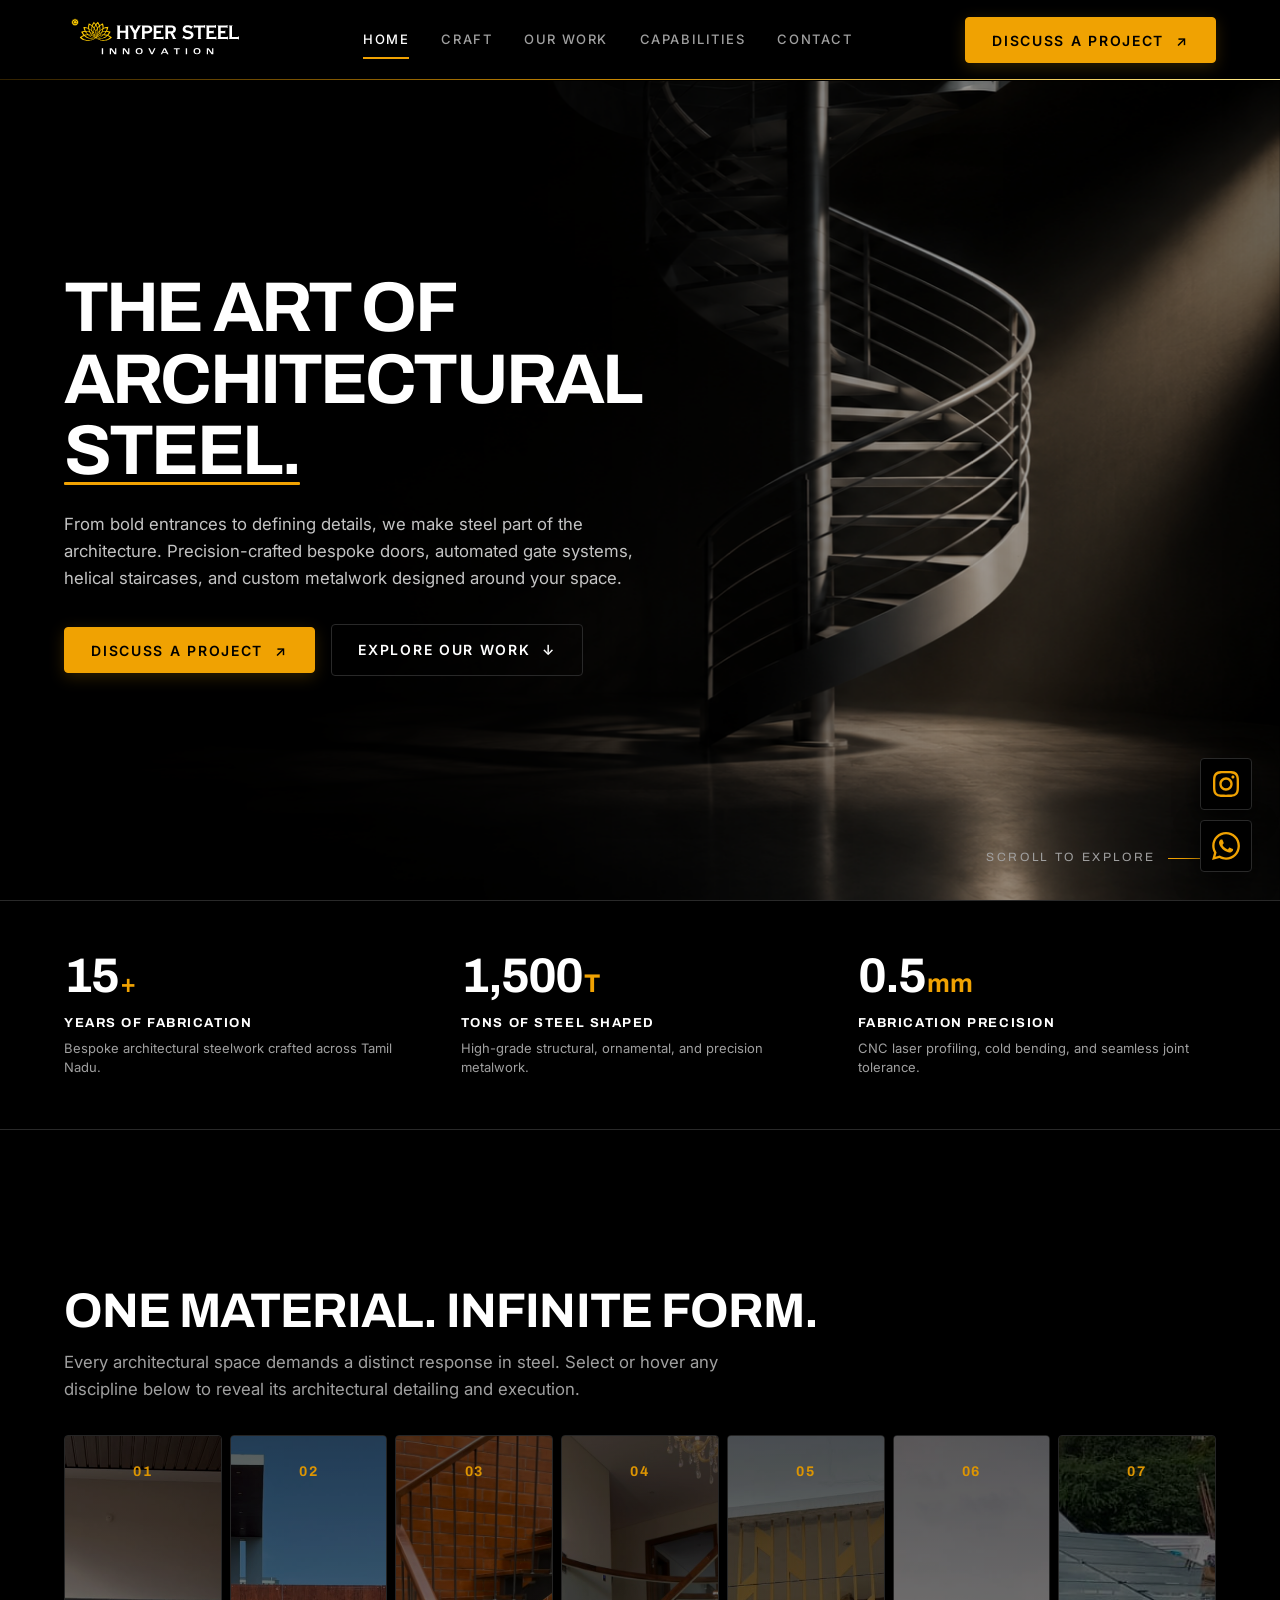
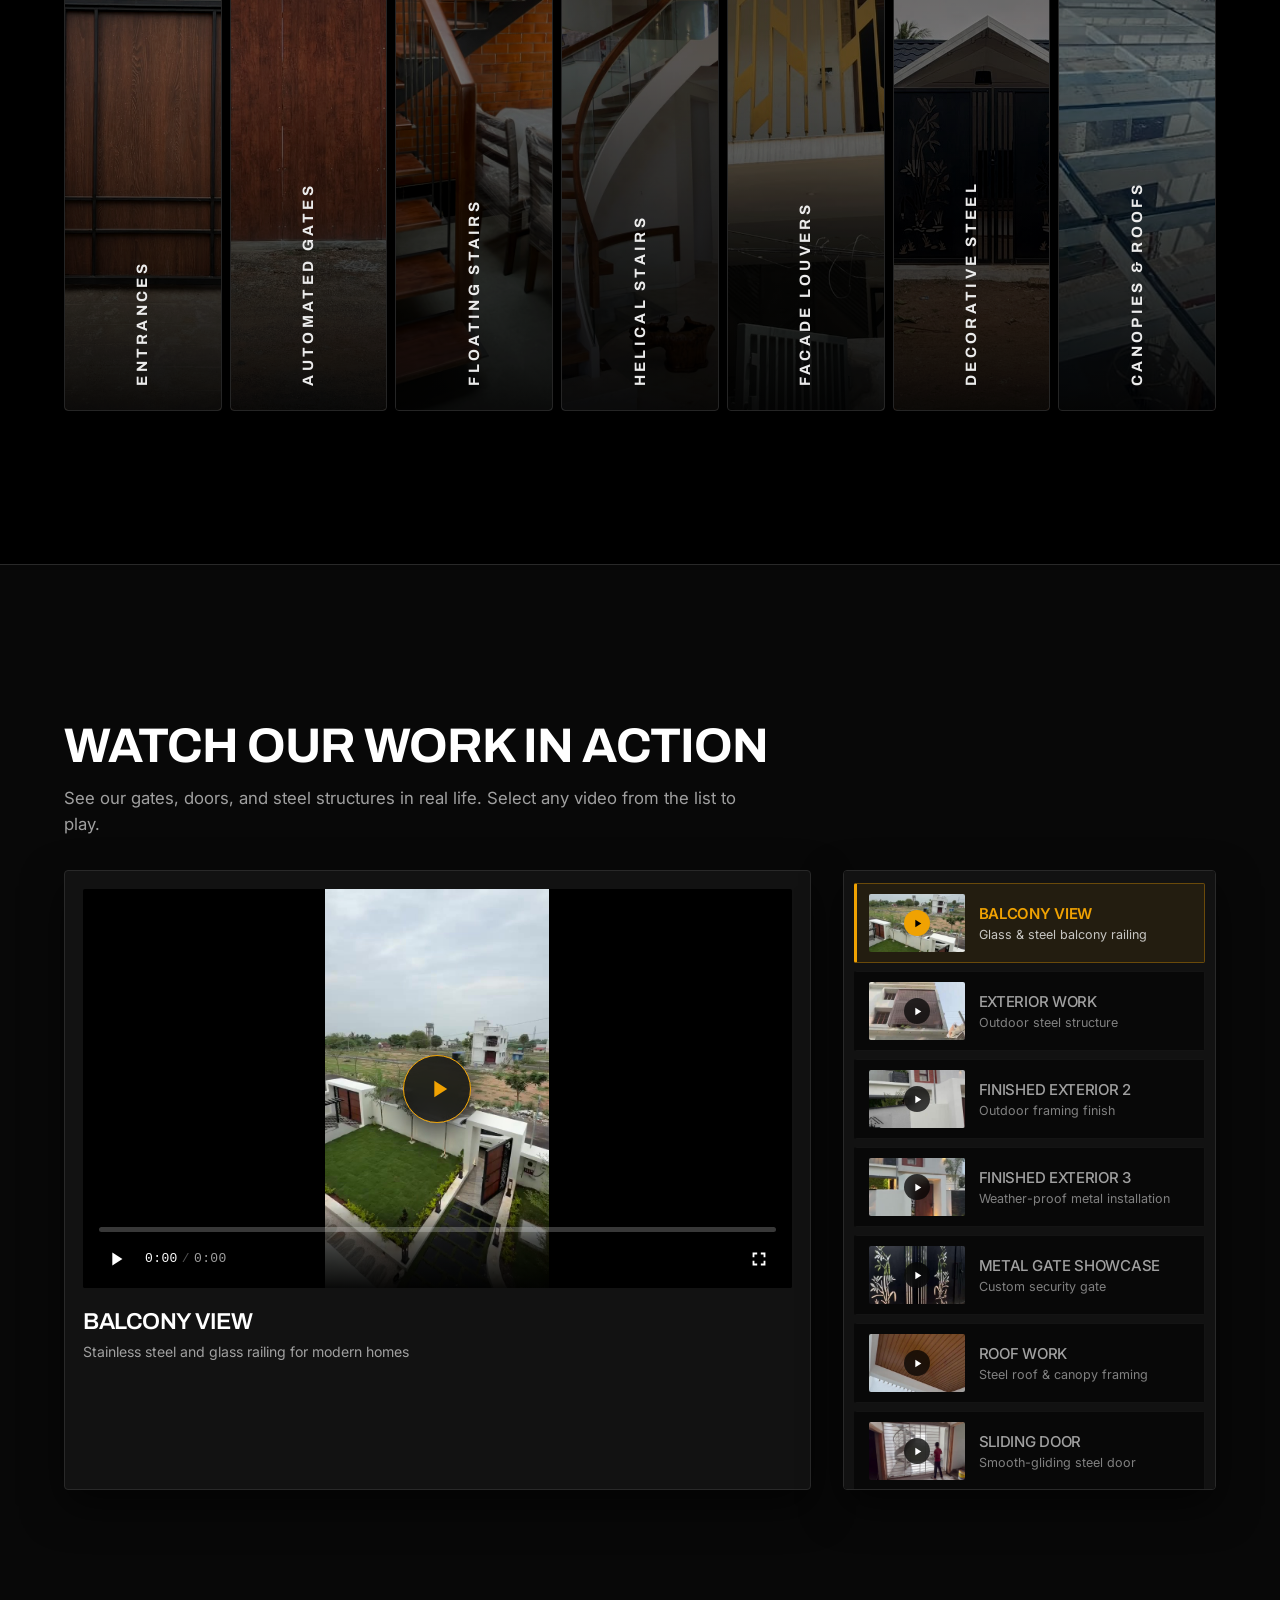
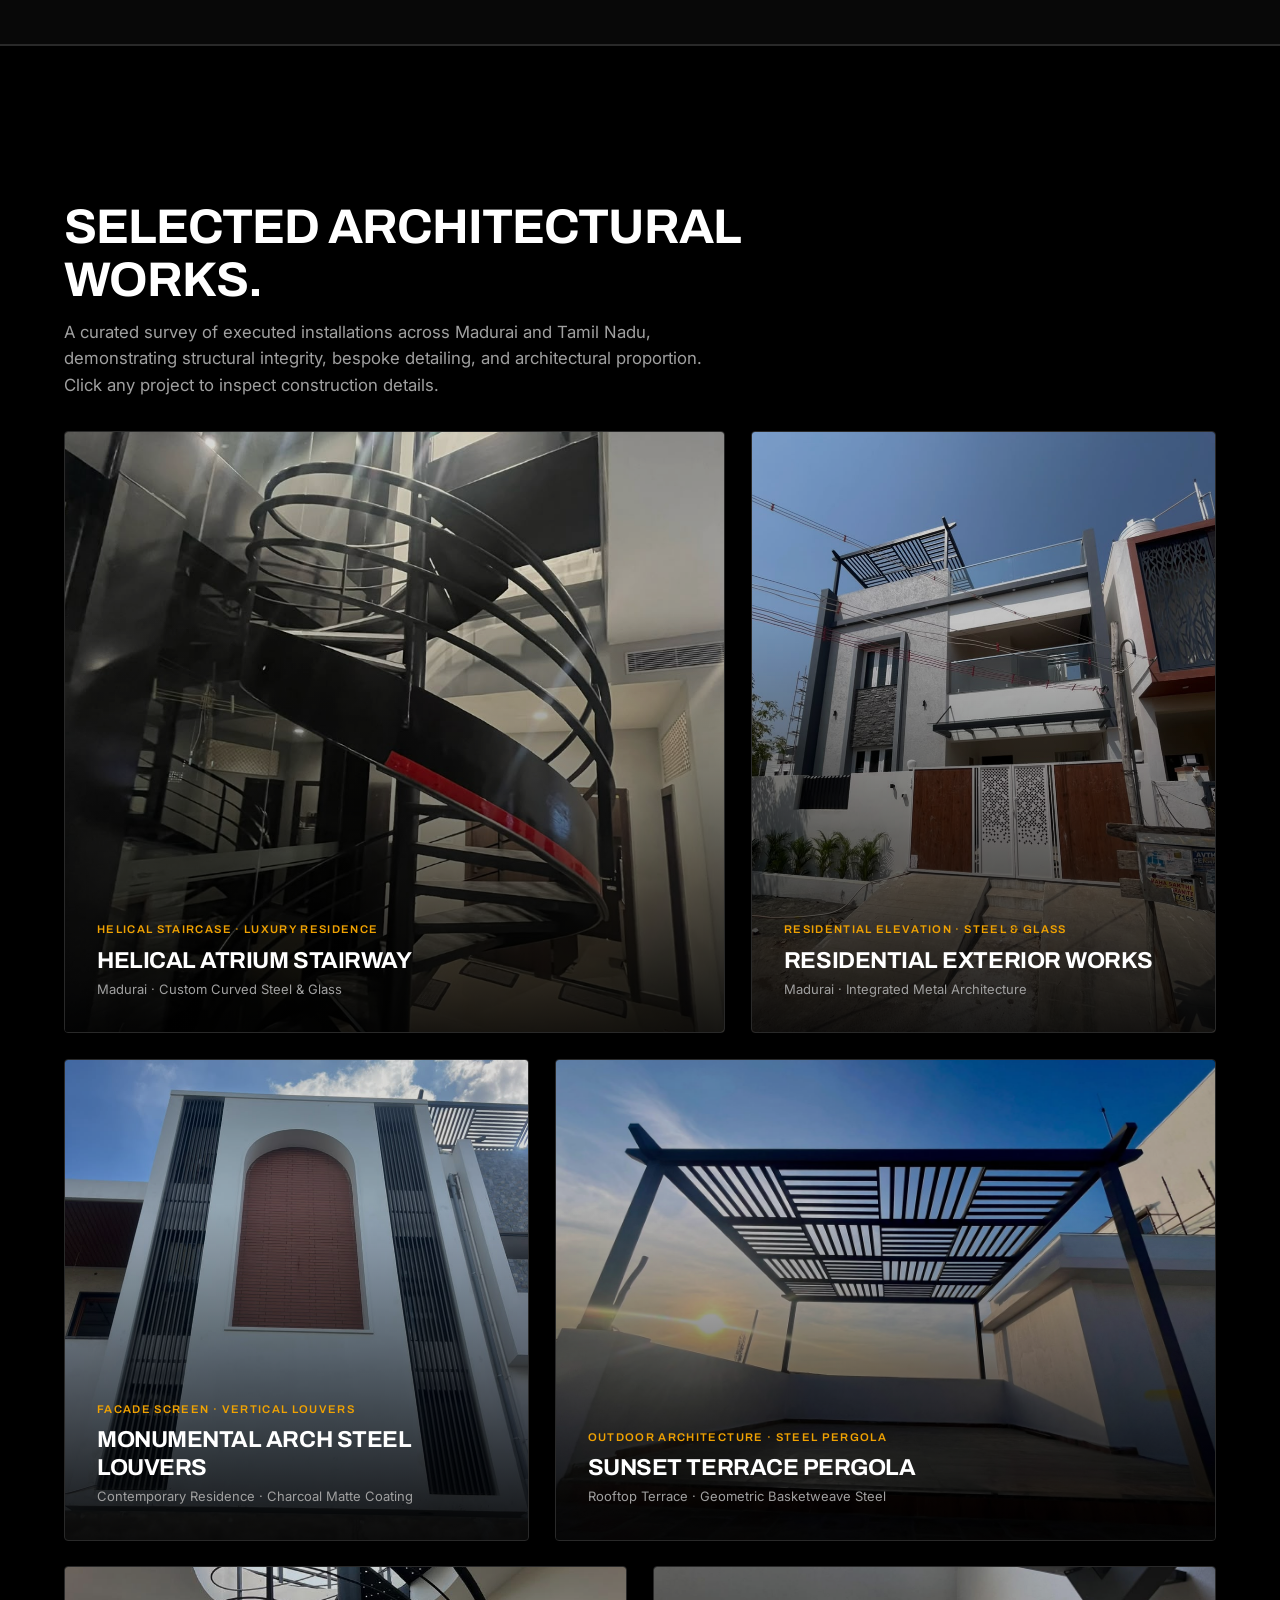
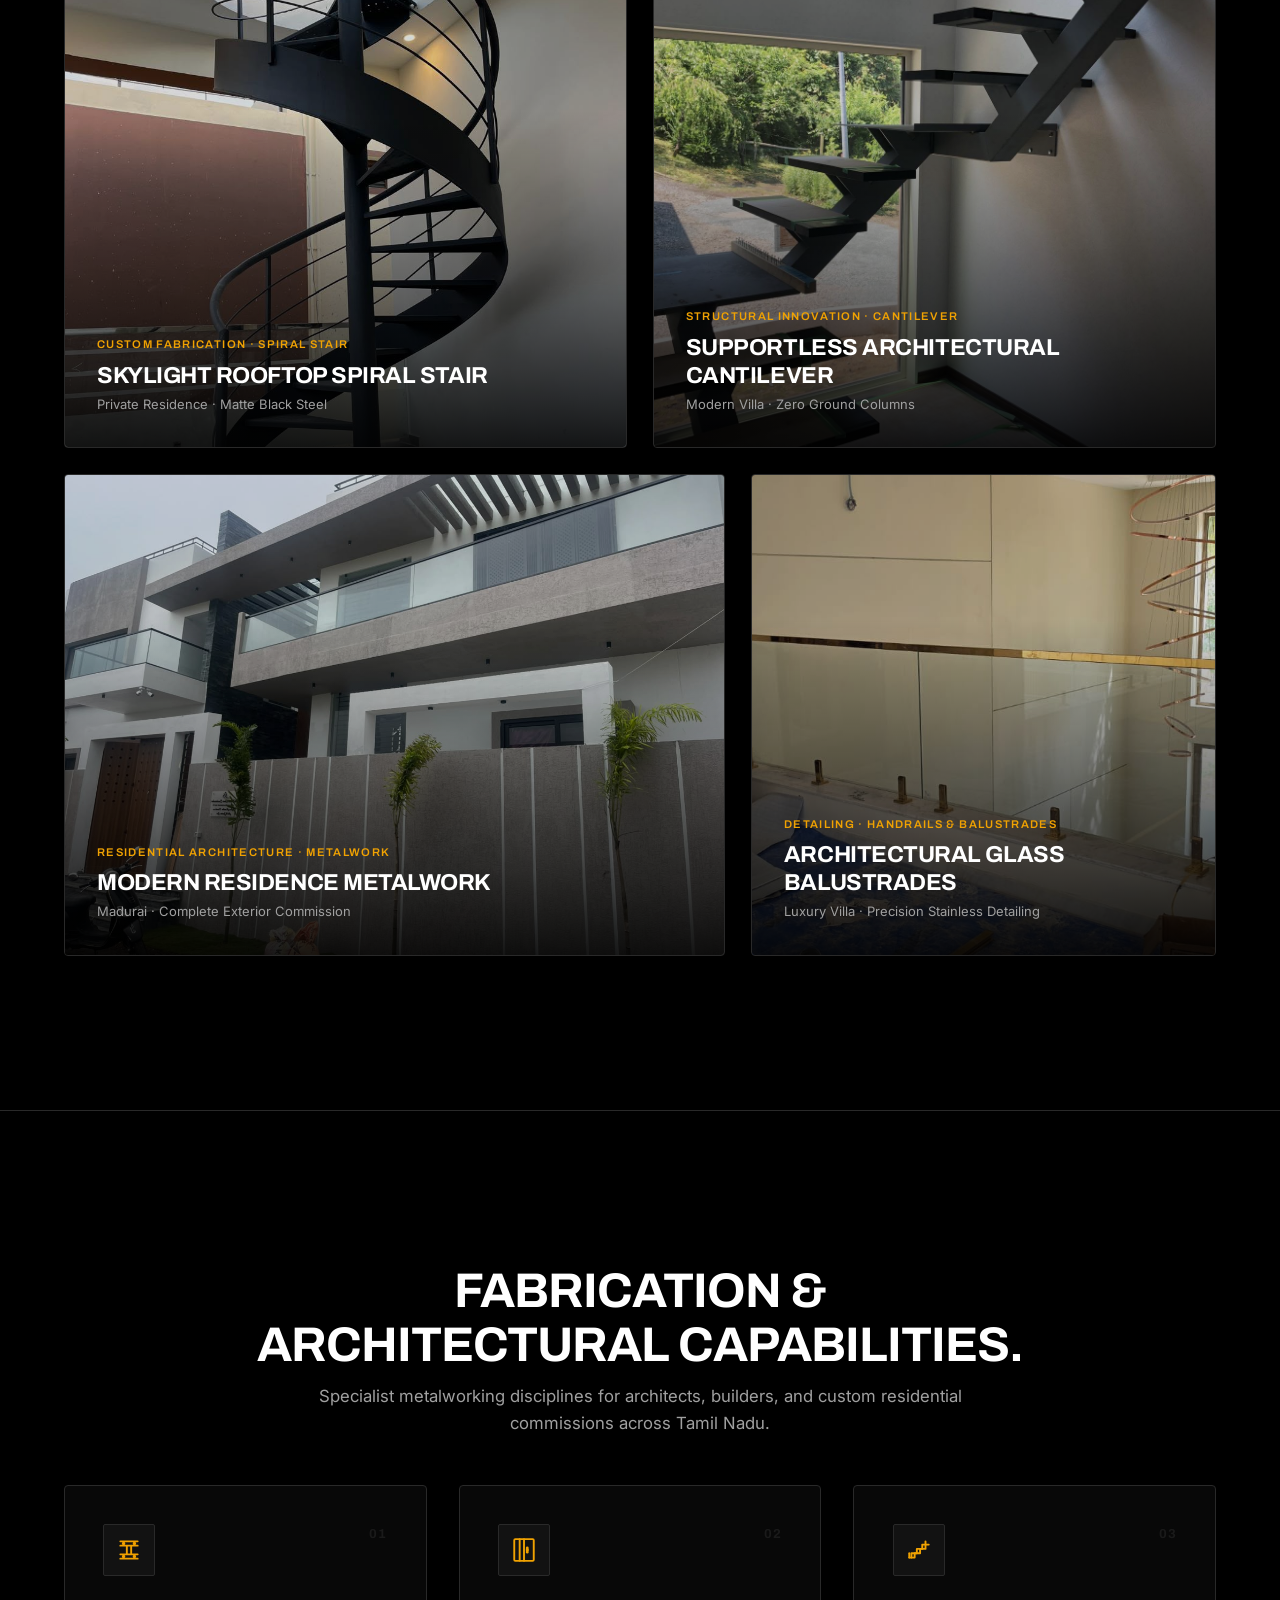
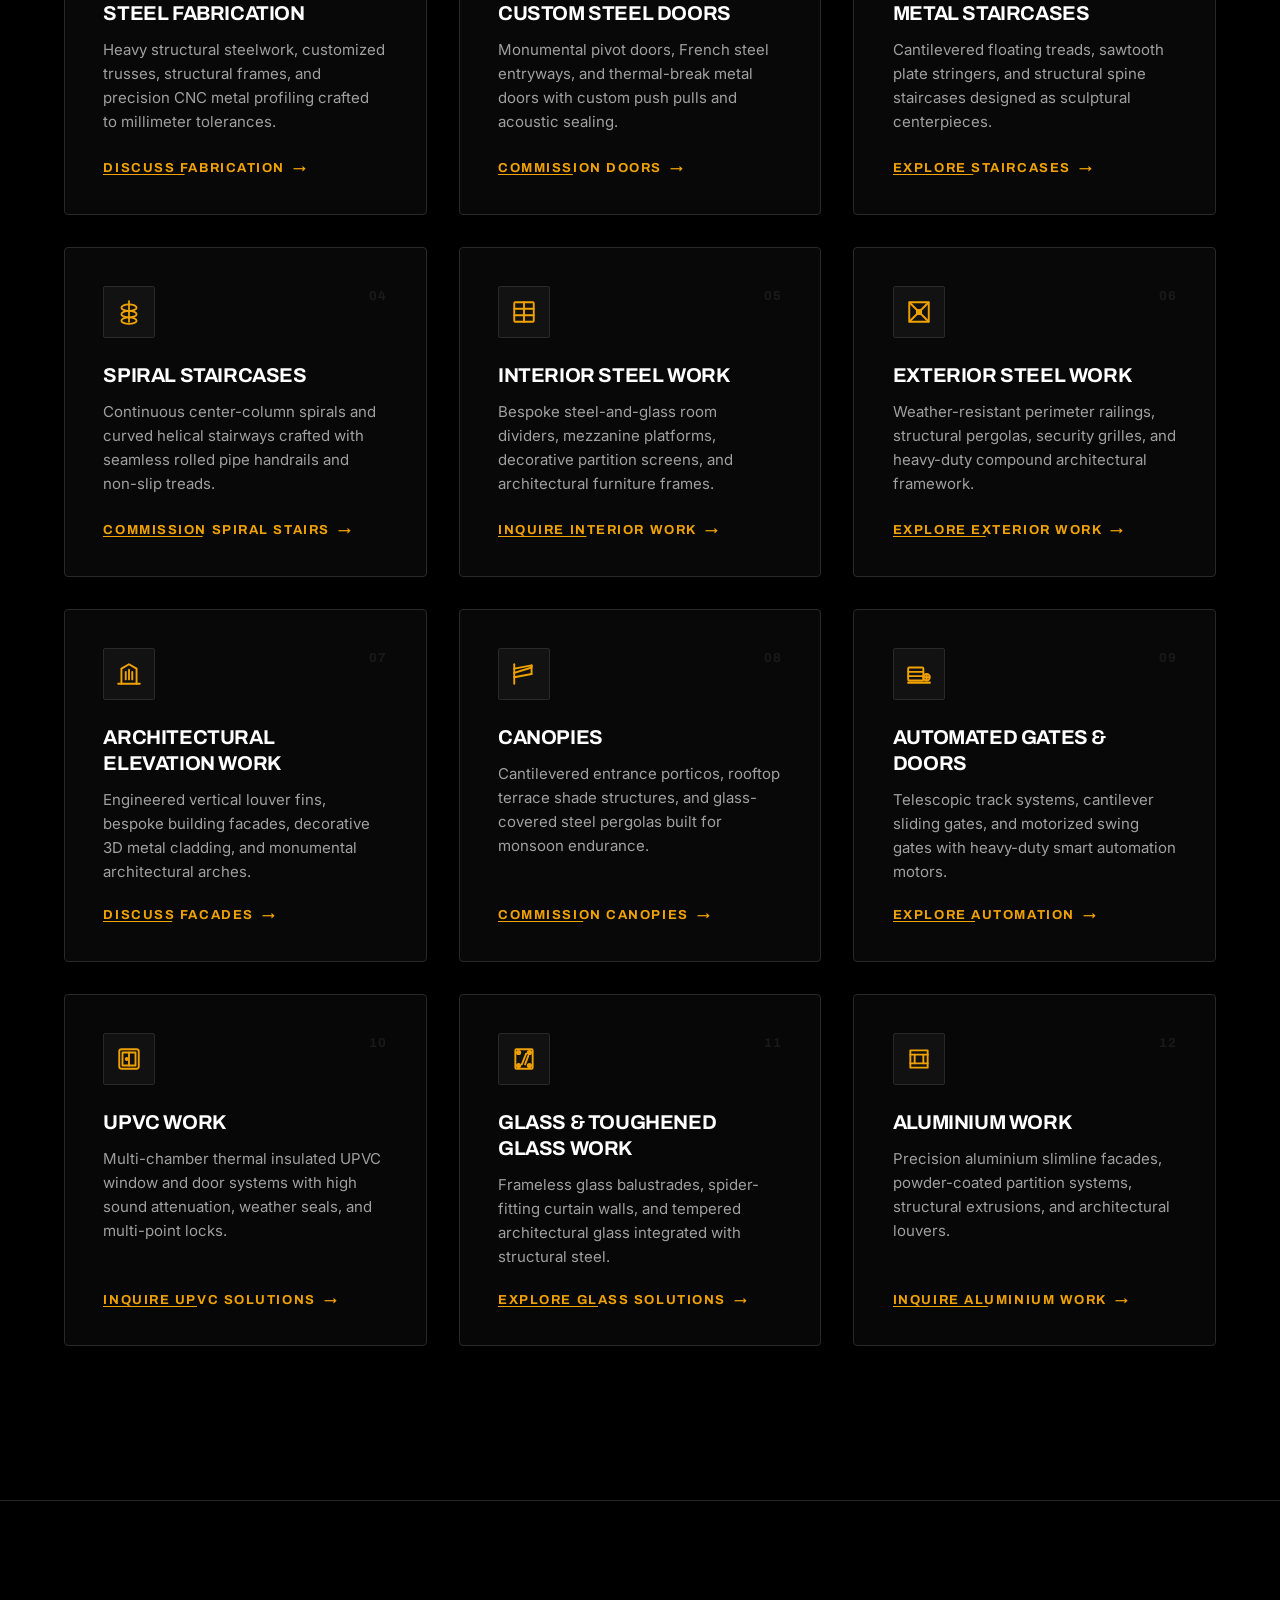
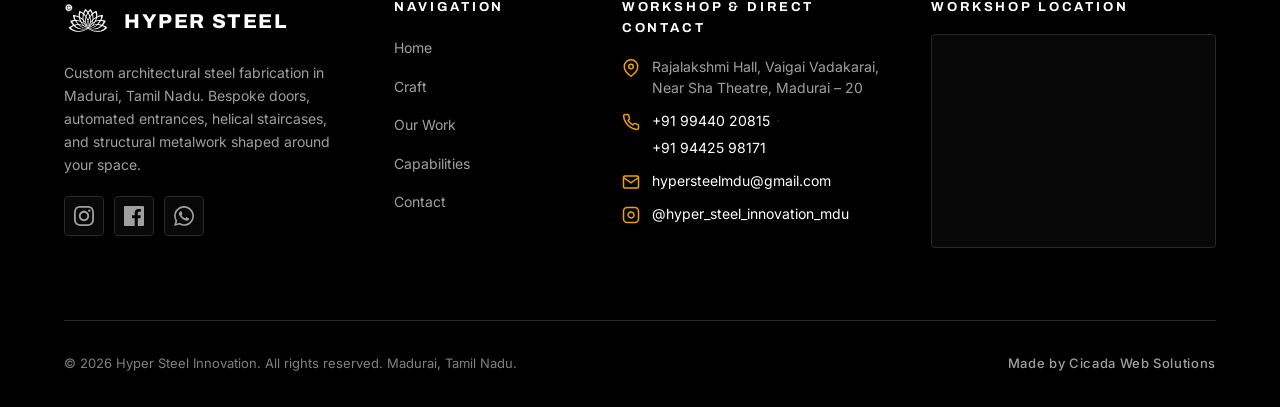
<file: index.html>
<!doctype html>
<html lang="en">
  <head>
    <meta charset="UTF-8" />
    <meta name="viewport" content="width=device-width, initial-scale=1.0" />
    <meta
      name="description"
      content="Hyper Steel Innovation — Premium architectural steel in Madurai, Tamil Nadu. Bespoke doors, automated gates, floating staircases, helical stairs, canopies, and architectural metalwork."
    />
    <meta name="theme-color" content="#000000" />

    <!-- Open Graph / Meta -->
    <meta property="og:type" content="website" />
    <meta
      property="og:title"
      content="Hyper Steel — The Art of Architectural Steel · Madurai"
    />
    <meta
      property="og:description"
      content="From bold entrances to defining details, we make steel part of the architecture. Bespoke architectural steel fabrication in Madurai, Tamil Nadu."
    />
    <meta property="og:image" content="assets/stylish_gate.jpeg" />

    <title>Hyper Steel — The Art of Architectural Steel · Madurai</title>
    <link rel="icon" type="image/svg+xml" href="assets/logo_vector.svg" />

    <!-- Google Fonts: Archivo (Headings) & Inter (Body/UI) -->
    <link rel="preconnect" href="https://fonts.googleapis.com" />
    <link rel="preconnect" href="https://fonts.gstatic.com" crossorigin />
    <link
      href="https://fonts.googleapis.com/css2?family=Archivo:ital,wght@0,400;0,500;0,600;0,700;0,800;1,600&family=Inter:wght@300;400;500;600;700&display=swap"
      rel="stylesheet"
    />

    <!-- Core Design Tokens & Stylesheets (Dark Architectural Theme) -->
    <link rel="stylesheet" href="css/tokens.css" />
    <link rel="stylesheet" href="css/base.css" />
    <link rel="stylesheet" href="css/components.css" />
    <link rel="stylesheet" href="css/sections.css" />
  </head>
  <body>
    <!-- ========================================================================
       01 — HEADER & NAVBAR (5-ITEM NAVIGATION)
       ======================================================================== -->
    <header class="site-header" role="banner">
      <div class="container">
        <div class="site-header__inner">
          <!-- Brand Mark: Vector SVG with Emblem and Innovation Brand Name -->
          <a href="#hero" class="brand-logo" aria-label="Hyper Steel Innovation Home">
            <img
              src="assets/logo_v2.svg"
              alt="Hyper Steel Innovation Logo"
              class="brand-logo__img"
              width="180"
              height="54"
            />
          </a>

          <!-- Desktop Navigation: Exactly 5 items with automatic active state -->
          <nav
            class="site-nav"
            role="navigation"
            aria-label="Primary Navigation"
          >
            <a href="#hero" class="site-nav__link is-active">Home</a>
            <a href="#craft" class="site-nav__link">Craft</a>
            <a href="#projects" class="site-nav__link">Our Work</a>
            <a href="#capabilities" class="site-nav__link">Capabilities</a>
            <a href="#contact" class="site-nav__link">Contact</a>
          </nav>

          <!-- Actions -->
          <div class="header-actions">
            <button
              type="button"
              class="btn btn--primary js-open-enquiry"
              data-service="Architectural Consultation"
            >
              <span>Discuss a Project</span>
              <span class="btn__icon" aria-hidden="true">↗</span>
            </button>

            <!-- Mobile Hamburger Toggle -->
            <button
              type="button"
              class="mobile-menu-btn"
              aria-label="Toggle navigation menu"
              aria-expanded="false"
              aria-controls="mobile-drawer"
            >
              <span class="mobile-menu-btn__line" aria-hidden="true"></span>
              <span class="mobile-menu-btn__line" aria-hidden="true"></span>
              <span class="mobile-menu-btn__line" aria-hidden="true"></span>
            </button>
          </div>
        </div>
      </div>
    </header>

    <!-- Mobile Drawer Menu: Synchronized 5 navigation items -->
    <div
      id="mobile-drawer"
      class="mobile-drawer"
      role="dialog"
      aria-modal="true"
      aria-label="Navigation Menu"
    >
      <button
        type="button"
        class="mobile-drawer__close"
        aria-label="Close navigation menu"
      >
        <svg viewBox="0 0 24 24" width="22" height="22" fill="none" stroke="currentColor" stroke-width="2" stroke-linecap="round" stroke-linejoin="round">
          <line x1="18" y1="6" x2="6" y2="18"></line>
          <line x1="6" y1="6" x2="18" y2="18"></line>
        </svg>
      </button>

      <nav class="mobile-drawer__nav">
        <a href="#hero" class="mobile-drawer__link is-active">Home</a>
        <a href="#craft" class="mobile-drawer__link">Craft</a>
        <a href="#projects" class="mobile-drawer__link">Our Work</a>
        <a href="#capabilities" class="mobile-drawer__link">Capabilities</a>
        <a href="#contact" class="mobile-drawer__link">Contact</a>
      </nav>

      <button
        type="button"
        class="btn btn--primary js-open-enquiry"
        data-service="Mobile Consultation"
      >
        <span>Discuss a Project</span>
        <span class="btn__icon" aria-hidden="true">↗</span>
      </button>
    </div>

    <!-- ========================================================================
       MAIN WEBSITE CONTENT
       ======================================================================== -->
    <main id="main-content">
      <!-- ======================================================================
         02 — HERO: CINEMATIC ARCHITECTURAL OPENING
         ====================================================================== -->
      <section id="hero" class="hero" aria-label="Introduction">
        <div class="hero__bg" aria-hidden="true"></div>
        <div class="hero__overlay" aria-hidden="true"></div>

        <div class="container hero__inner">
          <div class="hero__content">
            <h1 class="hero__headline">
              <span class="hero__headline-line">The Art of</span>
              <span class="hero__headline-line"
                >Architectural
                <span class="hero__steel-word">STEEL.</span></span
              >
            </h1>

            <p class="hero__lead">
              From bold entrances to defining details, we make steel part of the
              architecture. Precision-crafted bespoke doors, automated gate
              systems, helical staircases, and custom metalwork designed around
              your space.
            </p>

            <div class="hero__actions">
              <button
                type="button"
                class="btn btn--primary js-open-enquiry"
                data-service="Hero Consultation"
              >
                <span>Discuss a Project</span>
                <span class="btn__icon" aria-hidden="true">↗</span>
              </button>

              <a href="#craft" class="btn btn--secondary btn--down">
                <span>Explore Our Work</span>
                <span class="btn__icon" aria-hidden="true">↓</span>
              </a>
            </div>
          </div>
        </div>

        <!-- Architectural Scroll Indicator -->
        <div class="hero__scroll-indicator" aria-hidden="true">
          <span>Scroll to Explore</span>
          <span class="hero__scroll-line"></span>
        </div>
      </section>

      <!-- ======================================================================
         03 — METRICS: PROOF OF CRAFTSMANSHIP
         ====================================================================== -->
      <section class="metrics-section" aria-label="Fabrication Metrics">
        <div class="container">
          <div class="metrics-grid">
            <div class="metric-item">
              <div class="metric-item__value-wrap">
                <span class="metric-item__number">15</span>
                <span class="metric-item__accent">+</span>
              </div>
              <div class="metric-item__label">Years of Fabrication</div>
              <p class="metric-item__desc">
                Bespoke architectural steelwork crafted across Tamil Nadu.
              </p>
            </div>

            <div class="metric-item">
              <div class="metric-item__value-wrap">
                <span class="metric-item__number">1,500</span>
                <span class="metric-item__accent">T</span>
              </div>
              <div class="metric-item__label">Tons of Steel Shaped</div>
              <p class="metric-item__desc">
                High-grade structural, ornamental, and precision metalwork.
              </p>
            </div>

            <div class="metric-item">
              <div class="metric-item__value-wrap">
                <span class="metric-item__number">0.5</span>
                <span class="metric-item__accent">mm</span>
              </div>
              <div class="metric-item__label">Fabrication Precision</div>
              <p class="metric-item__desc">
                CNC laser profiling, cold bending, and seamless joint tolerance.
              </p>
            </div>
          </div>
        </div>
      </section>

      <!-- ======================================================================
         04 — ACCORDION GALLERY: ONE MATERIAL
         ====================================================================== -->
      <section
        id="craft"
        class="gallery-section"
        aria-label="Signature Categories"
      >
        <div class="container">
          <div class="section-header">
            <h2 class="section-title">One Material. Infinite Form.</h2>
            <p class="section-lead">
              Every architectural space demands a distinct response in steel.
              Select or hover any discipline below to reveal its architectural
              detailing and execution.
            </p>
          </div>

          <!-- 7 Narrow Architectural Flex Accordion Panels -->
          <div
            class="category-gallery"
            role="tablist"
            aria-label="Steel Disciplines"
          >
            <!-- Panel 1: Bespoke Entrances -->
            <div
              class="category-panel"
              role="tab"
              tabindex="0"
              aria-expanded="false"
              aria-label="Architectural Entrances"
            >
              <div class="category-panel__media-bg">
                <img
                  src="assets/stylish_gate.jpeg"
                  alt="Architectural blackened steel entrance gate with vertical timber panels"
                  class="category-panel__img"
                  loading="lazy"
                />
                <div class="category-panel__overlay"></div>
              </div>

              <div class="category-panel__collapsed-label" aria-hidden="true">
                <span class="panel-index">01</span>
                <span class="panel-vertical-title">Entrances</span>
              </div>

              <div class="category-panel__expanded-content">
                <div class="expanded-top">
                  <span class="expanded-micro-label">Made with Steel</span>
                </div>
                <div class="expanded-bottom">
                  <h3 class="expanded-title">
                    Entrance Portals &amp; Bespoke Gates
                  </h3>
                  <p class="expanded-desc">
                    Monumental steel gates and pivot portals combining robust
                    structural hollow sections with warm vertical hardwood
                    louvers and integrated precision mechanical latches.
                  </p>
                </div>
              </div>
            </div>

            <!-- Panel 2: Automated Gates -->
            <div
              class="category-panel"
              role="tab"
              tabindex="0"
              aria-expanded="false"
              aria-label="Automated Gates"
            >
              <div class="category-panel__media-bg">
                <img
                  src="assets/automated_gate.jpeg"
                  alt="Automated motorized compound gate with laser cut decorative panel"
                  class="category-panel__img"
                  loading="lazy"
                />
                <div class="category-panel__overlay"></div>
              </div>

              <div class="category-panel__collapsed-label" aria-hidden="true">
                <span class="panel-index">02</span>
                <span class="panel-vertical-title">Automated Gates</span>
              </div>

              <div class="category-panel__expanded-content">
                <div class="expanded-top">
                  <span class="expanded-micro-label">Engineered Motion</span>
                </div>
                <div class="expanded-bottom">
                  <h3 class="expanded-title">
                    Motorized Cantilever &amp; Sliding Gates
                  </h3>
                  <p class="expanded-desc">
                    Heavy-duty electric automation drives engineered within
                    architectural facades, featuring CNC geometric screens,
                    Italian rack-and-pinion actuators, and smart remote
                    integration.
                  </p>
                </div>
              </div>
            </div>

            <!-- Panel 3: Cantilever & Floating Stairs -->
            <div
              class="category-panel"
              role="tab"
              tabindex="0"
              aria-expanded="false"
              aria-label="Floating Stairs"
            >
              <div class="category-panel__media-bg">
                <img
                  src="assets/floating_staircase.jpeg"
                  alt="Floating steel mono-stringer staircase with solid teakwood steps against brick wall"
                  class="category-panel__img"
                  loading="lazy"
                />
                <div class="category-panel__overlay"></div>
              </div>

              <div class="category-panel__collapsed-label" aria-hidden="true">
                <span class="panel-index">03</span>
                <span class="panel-vertical-title">Floating Stairs</span>
              </div>

              <div class="category-panel__expanded-content">
                <div class="expanded-top">
                  <span class="expanded-micro-label">Built to Rise</span>
                </div>
                <div class="expanded-bottom">
                  <h3 class="expanded-title">
                    Cantilever &amp; Mono-Stringers
                  </h3>
                  <p class="expanded-desc">
                    Sculpted central steel mono-stringers and wall-cantilevered
                    brackets paired with solid hardwood treads, creating an
                    open, weightless architectural ascent.
                  </p>
                </div>
              </div>
            </div>

            <!-- Panel 4: Curved & Helical Stairways -->
            <div
              class="category-panel"
              role="tab"
              tabindex="0"
              aria-expanded="false"
              aria-label="Curved Stairways"
            >
              <div class="category-panel__media-bg">
                <img
                  src="assets/stylish_curved_staircase.jpeg"
                  alt="Helical curved steel staircase with curved glass balustrade and timber handrail"
                  class="category-panel__img"
                  loading="lazy"
                />
                <div class="category-panel__overlay"></div>
              </div>

              <div class="category-panel__collapsed-label" aria-hidden="true">
                <span class="panel-index">04</span>
                <span class="panel-vertical-title">Helical Stairs</span>
              </div>

              <div class="category-panel__expanded-content">
                <div class="expanded-top">
                  <span class="expanded-micro-label">Form in Motion</span>
                </div>
                <div class="expanded-bottom">
                  <h3 class="expanded-title">Curved &amp; Helical Stairways</h3>
                  <p class="expanded-desc">
                    Monumental double-height helical steel staircases engineered
                    with rolled plate stringers, radius-bent curved laminated
                    glass balustrades, and luxury timber handrails.
                  </p>
                </div>
              </div>
            </div>

            <!-- Panel 5: Facade Louvers & Shading -->
            <div
              class="category-panel"
              role="tab"
              tabindex="0"
              aria-expanded="false"
              aria-label="Facade Louvers"
            >
              <div class="category-panel__media-bg">
                <img
                  src="assets/balcony.jpeg"
                  alt="Modern villa facade with architectural steel vertical louvers"
                  class="category-panel__img"
                  loading="lazy"
                />
                <div class="category-panel__overlay"></div>
              </div>

              <div class="category-panel__collapsed-label" aria-hidden="true">
                <span class="panel-index">05</span>
                <span class="panel-vertical-title">Facade Louvers</span>
              </div>

              <div class="category-panel__expanded-content">
                <div class="expanded-top">
                  <span class="expanded-micro-label">Architectural Screen</span>
                </div>
                <div class="expanded-bottom">
                  <h3 class="expanded-title">
                    Solar Shading &amp; Facade Screens
                  </h3>
                  <p class="expanded-desc">
                    Custom geometric steel facade louvers finished in
                    architectural golden coating, providing natural tropical
                    shading, ventilation, and distinct modernist exterior
                    identity.
                  </p>
                </div>
              </div>
            </div>

            <!-- Panel 6: Decorative Detailing -->
            <div
              class="category-panel"
              role="tab"
              tabindex="0"
              aria-expanded="false"
              aria-label="Decorative Steelwork"
            >
              <div class="category-panel__media-bg">
                <img
                  src="assets/metal_gate.jpeg"
                  alt="Black powder coated laser cut botanical steel gate with mirror backing"
                  class="category-panel__img"
                  loading="lazy"
                />
                <div class="category-panel__overlay"></div>
              </div>

              <div class="category-panel__collapsed-label" aria-hidden="true">
                <span class="panel-index">06</span>
                <span class="panel-vertical-title">Decorative Steel</span>
              </div>

              <div class="category-panel__expanded-content">
                <div class="expanded-top">
                  <span class="expanded-micro-label">Detail Matters</span>
                </div>
                <div class="expanded-bottom">
                  <h3 class="expanded-title">Precision CNC Laser Gates</h3>
                  <p class="expanded-desc">
                    Architectural metal screens with botanical and geometric
                    motifs, precision cut with fiber laser accuracy and backed
                    by mirror stainless inserts for elevated privacy.
                  </p>
                </div>
              </div>
            </div>

            <!-- Panel 7: Canopies & Roofs -->
            <div
              class="category-panel"
              role="tab"
              tabindex="0"
              aria-expanded="false"
              aria-label="Canopies and Pergolas"
            >
              <div class="category-panel__media-bg">
                <img
                  src="assets/rooftop_canopy_work.jpeg"
                  alt="Steel and structural glass canopy roof installation on terrace"
                  class="category-panel__img"
                  loading="lazy"
                />
                <div class="category-panel__overlay"></div>
              </div>

              <div class="category-panel__collapsed-label" aria-hidden="true">
                <span class="panel-index">07</span>
                <span class="panel-vertical-title">Canopies &amp; Roofs</span>
              </div>

              <div class="category-panel__expanded-content">
                <div class="expanded-top">
                  <span class="expanded-micro-label">Strength Above</span>
                </div>
                <div class="expanded-bottom">
                  <h3 class="expanded-title">
                    Glass Pergolas &amp; Steel Canopies
                  </h3>
                  <p class="expanded-desc">
                    Engineered structural steel framework supporting laminated
                    safety glass, designed to withstand weather, tropical
                    monsoons, and thermal expansion.
                  </p>
                </div>
              </div>
            </div>
          </div>
        </div>
      </section>

      <!-- ======================================================================
         05 — VIDEO SHOWCASE: FABRICATION IN MOTION
         ====================================================================== -->
      <section
        id="craft-videos"
        class="video-player-section"
        aria-label="Fabrication Video Showcase"
      >
        <div class="container">
          <div class="section-header">
            <h2 class="section-title">Watch Our Work in Action</h2>
            <p class="section-lead">
              See our gates, doors, and steel structures in real life. Select any video from the list to play.
            </p>
          </div>

          <div class="video-player-container">
            <div class="main-video">
              <div class="custom-player" id="customVideoPlayer" tabindex="0" aria-label="Steel fabrication video player">
                <video
                  id="mainPlayerVideo"
                  src="assets/videos/balcony_view.mp4"
                  poster="assets/video_posters/balcony_view_poster.jpg"
                  muted
                  autoplay
                  playsinline
                  webkit-playsinline
                  preload="metadata"
                ></video>

                <!-- Center Play / Pause Button Overlay -->
                <button class="player-center-btn" type="button" aria-label="Play video">
                  <svg class="icon-play" viewBox="0 0 24 24" fill="currentColor" aria-hidden="true">
                    <path d="M8 5v14l11-7z"/>
                  </svg>
                  <svg class="icon-pause" viewBox="0 0 24 24" fill="currentColor" aria-hidden="true">
                    <path d="M6 19h4V5H6v14zm8-14v14h4V5h-4z"/>
                  </svg>
                </button>

                <!-- Custom Bottom Controls Bar -->
                <div class="player-controls" aria-label="Video controls">
                  <!-- Progress Bar / Seek Slider -->
                  <div class="player-progress" role="slider" aria-label="Video timeline" aria-valuemin="0" aria-valuemax="100" aria-valuenow="0" tabindex="0">
                    <div class="player-progress-buffered"></div>
                    <div class="player-progress-played"></div>
                    <div class="player-progress-thumb"></div>
                  </div>

                  <!-- Controls Row -->
                  <div class="player-row">
                    <div class="player-left">
                      <!-- Play / Pause Button -->
                      <button class="player-btn player-play-btn" type="button" aria-label="Play or pause">
                        <svg class="icon-play" viewBox="0 0 24 24" fill="currentColor" aria-hidden="true">
                          <path d="M8 5v14l11-7z"/>
                        </svg>
                        <svg class="icon-pause" viewBox="0 0 24 24" fill="currentColor" aria-hidden="true">
                          <path d="M6 19h4V5H6v14zm8-14v14h4V5h-4z"/>
                        </svg>
                      </button>

                      <!-- Time Display -->
                      <div class="player-time" aria-live="off">
                        <span class="time-current">0:00</span>
                        <span class="time-sep">/</span>
                        <span class="time-duration">0:00</span>
                      </div>
                    </div>

                    <div class="player-right">
                      <!-- Fullscreen Button -->
                      <button class="player-btn player-fullscreen-btn" type="button" aria-label="Toggle fullscreen">
                        <svg class="icon-fullscreen-enter" viewBox="0 0 24 24" fill="currentColor" aria-hidden="true">
                          <path d="M7 14H5v5h5v-2H7v-3zm-2-4h2V7h3V5H5v5zm12 7h-3v2h5v-5h-2v3zM14 5v2h3v3h2V5h-5z"/>
                        </svg>
                        <svg class="icon-fullscreen-exit" viewBox="0 0 24 24" fill="currentColor" aria-hidden="true">
                          <path d="M5 16h3v3h2v-5H5v2zm3-8H5v2h5V5H8v3zm6 11h2v-3h3v-2h-5v5zm2-11V5h-2v5h5V8h-3z"/>
                        </svg>
                      </button>
                    </div>
                  </div>
                </div>
              </div>

              <!-- Heading and Subheading under main video -->
              <div class="main-video-details">
                <h3 class="main-video-title">Balcony View</h3>
                <p class="main-video-subheading">Stainless steel and glass railing for modern homes</p>
              </div>
            </div>

            <div class="video-list" role="list" aria-label="Video playlist">
              <div
                class="vid active"
                role="button"
                tabindex="0"
                aria-label="Play Balcony View"
                data-src="assets/videos/balcony_view.mp4"
                data-poster="assets/video_posters/balcony_view_poster.jpg"
                data-title="Balcony View"
                data-subtitle="Stainless steel and glass railing for modern homes"
              >
                <div class="vid-thumb-wrapper">
                  <img src="assets/video_posters/balcony_view_poster.jpg" alt="Balcony View" class="vid-thumb" loading="lazy">
                  <div class="vid-play-icon" aria-hidden="true">
                    <svg viewBox="0 0 24 24" fill="currentColor"><path d="M8 5v14l11-7z"/></svg>
                  </div>
                </div>
                <div class="vid-text">
                  <h4 class="vid-title">Balcony View</h4>
                  <p class="vid-desc">Glass & steel balcony railing</p>
                </div>
              </div>

              <div
                class="vid"
                role="button"
                tabindex="0"
                aria-label="Play Exterior Work"
                data-src="assets/videos/exterior_work.mp4"
                data-poster="assets/video_posters/exterior_work_poster.jpg"
                data-title="Exterior Work"
                data-subtitle="Outdoor metal structure built for strength and stability"
              >
                <div class="vid-thumb-wrapper">
                  <img src="assets/video_posters/exterior_work_poster.jpg" alt="Exterior Work" class="vid-thumb" loading="lazy">
                  <div class="vid-play-icon" aria-hidden="true">
                    <svg viewBox="0 0 24 24" fill="currentColor"><path d="M8 5v14l11-7z"/></svg>
                  </div>
                </div>
                <div class="vid-text">
                  <h4 class="vid-title">Exterior Work</h4>
                  <p class="vid-desc">Outdoor steel structure</p>
                </div>
              </div>

              <div
                class="vid"
                role="button"
                tabindex="0"
                aria-label="Play Finished Exterior 2"
                data-src="assets/videos/finished_exterior_2.mp4"
                data-poster="assets/video_posters/finished_exterior_2_poster.jpg"
                data-title="Finished Exterior 2"
                data-subtitle="Clean outdoor steel framing with a smooth finish"
              >
                <div class="vid-thumb-wrapper">
                  <img src="assets/video_posters/finished_exterior_2_poster.jpg" alt="Finished Exterior 2" class="vid-thumb" loading="lazy">
                  <div class="vid-play-icon" aria-hidden="true">
                    <svg viewBox="0 0 24 24" fill="currentColor"><path d="M8 5v14l11-7z"/></svg>
                  </div>
                </div>
                <div class="vid-text">
                  <h4 class="vid-title">Finished Exterior 2</h4>
                  <p class="vid-desc">Outdoor framing finish</p>
                </div>
              </div>

              <div
                class="vid"
                role="button"
                tabindex="0"
                aria-label="Play Finished Exterior 3"
                data-src="assets/videos/finished_exterior_3.mp4"
                data-poster="assets/video_posters/finished_exterior_3_poster.jpg"
                data-title="Finished Exterior 3"
                data-subtitle="Tough steel installation made to last in any weather"
              >
                <div class="vid-thumb-wrapper">
                  <img src="assets/video_posters/finished_exterior_3_poster.jpg" alt="Finished Exterior 3" class="vid-thumb" loading="lazy">
                  <div class="vid-play-icon" aria-hidden="true">
                    <svg viewBox="0 0 24 24" fill="currentColor"><path d="M8 5v14l11-7z"/></svg>
                  </div>
                </div>
                <div class="vid-text">
                  <h4 class="vid-title">Finished Exterior 3</h4>
                  <p class="vid-desc">Weather-proof metal installation</p>
                </div>
              </div>

              <div
                class="vid"
                role="button"
                tabindex="0"
                aria-label="Play Metal Gate Showcase"
                data-src="assets/videos/metal_gate_showcase.mp4"
                data-poster="assets/video_posters/metal_gate_showcase_poster.jpg"
                data-title="Metal Gate Showcase"
                data-subtitle="Custom security gate with clean modern metal cuts"
              >
                <div class="vid-thumb-wrapper">
                  <img src="assets/video_posters/metal_gate_showcase_poster.jpg" alt="Metal Gate Showcase" class="vid-thumb" loading="lazy">
                  <div class="vid-play-icon" aria-hidden="true">
                    <svg viewBox="0 0 24 24" fill="currentColor"><path d="M8 5v14l11-7z"/></svg>
                  </div>
                </div>
                <div class="vid-text">
                  <h4 class="vid-title">Metal Gate Showcase</h4>
                  <p class="vid-desc">Custom security gate</p>
                </div>
              </div>

              <div
                class="vid"
                role="button"
                tabindex="0"
                aria-label="Play Roof Work"
                data-src="assets/videos/roof_work.mp4"
                data-poster="assets/video_posters/roof_work_poster.jpg"
                data-title="Roof Work"
                data-subtitle="Solid steel roof framing and strong canopy support"
              >
                <div class="vid-thumb-wrapper">
                  <img src="assets/video_posters/roof_work_poster.jpg" alt="Roof Work" class="vid-thumb" loading="lazy">
                  <div class="vid-play-icon" aria-hidden="true">
                    <svg viewBox="0 0 24 24" fill="currentColor"><path d="M8 5v14l11-7z"/></svg>
                  </div>
                </div>
                <div class="vid-text">
                  <h4 class="vid-title">Roof Work</h4>
                  <p class="vid-desc">Steel roof & canopy framing</p>
                </div>
              </div>

              <div
                class="vid"
                role="button"
                tabindex="0"
                aria-label="Play Sliding Door"
                data-src="assets/videos/sliding_door.mp4"
                data-poster="assets/video_posters/sliding_door_poster.jpg"
                data-title="Sliding Door"
                data-subtitle="Smooth sliding metal door designed for easy daily use"
              >
                <div class="vid-thumb-wrapper">
                  <img src="assets/video_posters/sliding_door_poster.jpg" alt="Sliding Door" class="vid-thumb" loading="lazy">
                  <div class="vid-play-icon" aria-hidden="true">
                    <svg viewBox="0 0 24 24" fill="currentColor"><path d="M8 5v14l11-7z"/></svg>
                  </div>
                </div>
                <div class="vid-text">
                  <h4 class="vid-title">Sliding Door</h4>
                  <p class="vid-desc">Smooth-gliding steel door</p>
                </div>
              </div>

              <div
                class="vid"
                role="button"
                tabindex="0"
                aria-label="Play Stylish Door"
                data-src="assets/videos/stylish_door.mp4"
                data-poster="assets/video_posters/stylish_door_poster.jpg"
                data-title="Stylish Door"
                data-subtitle="Front entry steel door crafted with a modern look"
              >
                <div class="vid-thumb-wrapper">
                  <img src="assets/video_posters/stylish_door_poster.jpg" alt="Stylish Door" class="vid-thumb" loading="lazy">
                  <div class="vid-play-icon" aria-hidden="true">
                    <svg viewBox="0 0 24 24" fill="currentColor"><path d="M8 5v14l11-7z"/></svg>
                  </div>
                </div>
                <div class="vid-text">
                  <h4 class="vid-title">Stylish Door</h4>
                  <p class="vid-desc">Modern front entrance door</p>
                </div>
              </div>

              <div
                class="vid"
                role="button"
                tabindex="0"
                aria-label="Play Stylish Gate 2"
                data-src="assets/videos/stylish_gate_2.mp4"
                data-poster="assets/video_posters/stylish_gate_2_poster.jpg"
                data-title="Stylish Gate 2"
                data-subtitle="Designer driveway gate made with precision steel"
              >
                <div class="vid-thumb-wrapper">
                  <img src="assets/video_posters/stylish_gate_2_poster.jpg" alt="Stylish Gate 2" class="vid-thumb" loading="lazy">
                  <div class="vid-play-icon" aria-hidden="true">
                    <svg viewBox="0 0 24 24" fill="currentColor"><path d="M8 5v14l11-7z"/></svg>
                  </div>
                </div>
                <div class="vid-text">
                  <h4 class="vid-title">Stylish Gate 2</h4>
                  <p class="vid-desc">Modern driveway steel gate</p>
                </div>
              </div>

              <div
                class="vid"
                role="button"
                tabindex="0"
                aria-label="Play Stylish Gate 3"
                data-src="assets/videos/stylish_gate_3.mp4"
                data-poster="assets/video_posters/stylish_gate_3_poster.jpg"
                data-title="Stylish Gate 3"
                data-subtitle="Heavy-duty entry gate built for maximum safety"
              >
                <div class="vid-thumb-wrapper">
                  <img src="assets/video_posters/stylish_gate_3_poster.jpg" alt="Stylish Gate 3" class="vid-thumb" loading="lazy">
                  <div class="vid-play-icon" aria-hidden="true">
                    <svg viewBox="0 0 24 24" fill="currentColor"><path d="M8 5v14l11-7z"/></svg>
                  </div>
                </div>
                <div class="vid-text">
                  <h4 class="vid-title">Stylish Gate 3</h4>
                  <p class="vid-desc">Heavy-duty entry gate</p>
                </div>
              </div>
            </div>
          </div>
        </div>
      </section>


      <!-- ======================================================================
         06 — SELECTED ARCHITECTURAL WORKS (EDITORIAL GALLERY)
         ====================================================================== -->
      <section
        id="projects"
        class="projects-section"
        aria-label="Completed Projects"
      >
        <div class="container">
          <div class="section-header">
            <h2 class="section-title">Selected Architectural Works.</h2>
            <p class="section-lead">
              A curated survey of executed installations across Madurai and
              Tamil Nadu, demonstrating structural integrity, bespoke detailing,
              and architectural proportion. Click any project to inspect
              construction details.
            </p>
          </div>

          <!-- Asymmetric Editorial Portfolio Grid (Filtering removed as requested) -->
          <div class="projects-masonry">
            <!-- Project 1: Luxury Villa Helical Spiral Stairway (Col 7, Tall) -->
            <div
              class="project-item project-item--col-7 project-item--tall"
              tabindex="0"
              data-detail-desc="Monumental curved helical staircase featuring rolled black steel plate outer stringer, precision curved tubular balustrade, and integrated step treads rising through a double-height luxury atrium foyer."
            >
              <div class="project-item__media">
                <img
                  src="assets/spiral_staircase_2.jpeg"
                  alt="Double-Height Curved Steel Spiral Staircase"
                  class="project-item__img"
                  loading="lazy"
                />
                <div class="project-item__overlay">
                  <span class="project-item__tag"
                    >Helical Staircase · Luxury Residence</span
                  >
                  <h3 class="project-item__title">Helical Atrium Stairway</h3>
                  <span class="project-item__location"
                    >Madurai · Custom Curved Steel &amp; Glass</span
                  >
                </div>
              </div>
            </div>

            <!-- Project 2: Contemporary Villa Elevation & Gate (Col 5, Tall) -->
            <div
              class="project-item project-item--col-5 project-item--tall"
              tabindex="0"
              data-detail-desc="Integrated residential metalwork installation featuring automated motorized entrance gate with geometric laser motifs, structural balcony glass railings, and custom steel rooftop pergola on an architectural villa."
            >
              <div class="project-item__media">
                <img
                  src="assets/exterior_2.jpeg"
                  alt="Contemporary villa architectural steel facade and automated entrance gate"
                  class="project-item__img"
                  loading="lazy"
                />
                <div class="project-item__overlay">
                  <span class="project-item__tag"
                    >Residential Elevation · Steel &amp; Glass</span
                  >
                  <h3 class="project-item__title">
                    Residential Exterior Works
                  </h3>
                  <span class="project-item__location"
                    >Madurai · Integrated Metal Architecture</span
                  >
                </div>
              </div>
            </div>

            <!-- Project 3: Geometric Brick & Steel Facade Louvers (Col 5) -->
            <div
              class="project-item project-item--col-5"
              tabindex="0"
              data-detail-desc="Custom-engineered architectural steel vertical louver fins flanking a brick-faced monumental arch, engineered for natural ventilation, privacy, and bold shadow lines on a contemporary residence."
            >
              <div class="project-item__media">
                <img
                  src="assets/exterior_1.jpeg"
                  alt="Architectural vertical steel louvers and brick arch facade"
                  class="project-item__img"
                  loading="lazy"
                />
                <div class="project-item__overlay">
                  <span class="project-item__tag"
                    >Facade Screen · Vertical Louvers</span
                  >
                  <h3 class="project-item__title">
                    Monumental Arch Steel Louvers
                  </h3>
                  <span class="project-item__location"
                    >Contemporary Residence · Charcoal Matte Coating</span
                  >
                </div>
              </div>
            </div>

            <!-- Project 4: Sunset Terrace Steel Pergola (Col 7) -->
            <div
              class="project-item project-item--col-7"
              tabindex="0"
              data-detail-desc="Geometric basketweave steel canopy structure providing architectural shading on a luxury villa rooftop terrace, finished with UV-stabilized exterior matte powder coat overlooking the Madurai skyline."
            >
              <div class="project-item__media">
                <img
                  src="assets/terrace_work.jpeg"
                  alt="Sunset rooftop terrace architectural steel pergola structure"
                  class="project-item__img"
                  loading="lazy"
                />
                <div class="project-item__overlay">
                  <span class="project-item__tag"
                    >Outdoor Architecture · Steel Pergola</span
                  >
                  <h3 class="project-item__title">Sunset Terrace Pergola</h3>
                  <span class="project-item__location"
                    >Rooftop Terrace · Geometric Basketweave Steel</span
                  >
                </div>
              </div>
            </div>

            <!-- Project 5: Center-Column Spiral Stair (Col 6) -->
            <div
              class="project-item project-item--col-6"
              tabindex="0"
              data-detail-desc="Continuous center-column steel spiral staircase rising to an open circular skylight with curved tubular steel balustrade and non-slip perforated treads in a modern architectural residence."
            >
              <div class="project-item__media">
                <img
                  src="assets/spiral_staircase_1.jpeg"
                  alt="Center-column steel spiral staircase rising to circular skylight"
                  class="project-item__img"
                  loading="lazy"
                />
                <div class="project-item__overlay">
                  <span class="project-item__tag"
                    >Custom Fabrication · Spiral Stair</span
                  >
                  <h3 class="project-item__title">
                    Skylight Rooftop Spiral Stair
                  </h3>
                  <span class="project-item__location"
                    >Private Residence · Matte Black Steel</span
                  >
                </div>
              </div>
            </div>

            <!-- Project 6: Minimalist Cantilever Staircase (Col 6) -->
            <div
              class="project-item project-item--col-6"
              tabindex="0"
              data-detail-desc="Weightless zigzag steel stringer staircase anchored directly into structural concrete wall without vertical ground posts, facing floor-to-ceiling glass."
            >
              <div class="project-item__media">
                <img
                  src="assets/supportless_steel_staircase.jpeg"
                  alt="Cantilevered zigzag steel staircase"
                  class="project-item__img"
                  loading="lazy"
                />
                <div class="project-item__overlay">
                  <span class="project-item__tag"
                    >Structural Innovation · Cantilever</span
                  >
                  <h3 class="project-item__title">
                    Supportless Architectural Cantilever
                  </h3>
                  <span class="project-item__location"
                    >Modern Villa · Zero Ground Columns</span
                  >
                </div>
              </div>
            </div>

            <!-- Project 7: Completed Residential Facade (Col 7) -->
            <div
              class="project-item project-item--col-7"
              tabindex="0"
              data-detail-desc="Full residential facade metalwork installation featuring custom boundary gates, precision balcony glass handrails, and protective entrance overhang."
            >
              <div class="project-item__media">
                <img
                  src="assets/finished_exterior.jpeg"
                  alt="Completed modern residential facade metalwork"
                  class="project-item__img"
                  loading="lazy"
                />
                <div class="project-item__overlay">
                  <span class="project-item__tag"
                    >Residential Architecture · Metalwork</span
                  >
                  <h3 class="project-item__title">
                    Modern Residence Metalwork
                  </h3>
                  <span class="project-item__location"
                    >Madurai · Complete Exterior Commission</span
                  >
                </div>
              </div>
            </div>

            <!-- Project 8: Architectural Railings & Handrails (Col 5) -->
            <div
              class="project-item project-item--col-5"
              tabindex="0"
              data-detail-desc="Custom-engineered architectural steel and stainless handrails with minimal vertical posts and integrated glass clamp mounts."
            >
              <div class="project-item__media">
                <img
                  src="assets/railing_1.jpeg"
                  alt="Architectural steel handrails"
                  class="project-item__img"
                  loading="lazy"
                />
                <div class="project-item__overlay">
                  <span class="project-item__tag"
                    >Detailing · Handrails &amp; Balustrades</span
                  >
                  <h3 class="project-item__title">
                    Architectural Glass Balustrades
                  </h3>
                  <span class="project-item__location"
                    >Luxury Villa · Precision Stainless Detailing</span
                  >
                </div>
              </div>
            </div>
          </div>
        </div>
      </section>

      <!-- ======================================================================
         07 — CAPABILITIES: 12 SPECIALIST DISCIPLINES
         ====================================================================== -->
      <section
        id="capabilities"
        class="capabilities-section"
        aria-label="Capabilities and Services"
      >
        <div class="container">
          <div class="section-header section-header--center">
            <h2 class="section-title">
              Fabrication &amp; Architectural Capabilities.
            </h2>
            <p class="section-lead">
              Specialist metalworking disciplines for architects, builders, and
              custom residential commissions across Tamil Nadu.
            </p>
          </div>

          <div class="capabilities-grid">
            <!-- 1: Steel Fabrication -->
            <div class="capability-card">
              <div class="capability-card__top">
                <div class="capability-card__icon" aria-hidden="true">
                  <svg
                    viewBox="0 0 24 24"
                    fill="none"
                    stroke="currentColor"
                    stroke-width="1.75"
                    stroke-linecap="round"
                    stroke-linejoin="round"
                  >
                    <path d="M4 4h16M4 8h16M10 8v8M14 8v8M4 16h16M4 20h16" />
                    <circle cx="7" cy="6" r="0.75" fill="currentColor" />
                    <circle cx="17" cy="6" r="0.75" fill="currentColor" />
                    <circle cx="7" cy="18" r="0.75" fill="currentColor" />
                    <circle cx="17" cy="18" r="0.75" fill="currentColor" />
                  </svg>
                </div>
                <span class="capability-card__num">01</span>
              </div>
              <div class="capability-card__content">
                <h3 class="capability-card__title">Steel Fabrication</h3>
                <p class="capability-card__desc">
                  Heavy structural steelwork, customized trusses, structural
                  frames, and precision CNC metal profiling crafted to
                  millimeter tolerances.
                </p>
              </div>
              <button
                type="button"
                class="text-link capability-card__link js-open-enquiry"
                data-service="Steel Fabrication"
              >
                <span>Discuss Fabrication</span>
                <span class="text-link__arrow" aria-hidden="true">→</span>
              </button>
            </div>

            <!-- 2: Custom Steel Doors -->
            <div class="capability-card">
              <div class="capability-card__top">
                <div class="capability-card__icon" aria-hidden="true">
                  <svg
                    viewBox="0 0 24 24"
                    fill="none"
                    stroke="currentColor"
                    stroke-width="1.75"
                    stroke-linecap="round"
                    stroke-linejoin="round"
                  >
                    <rect x="3" y="2" width="18" height="20" rx="1" />
                    <path d="M8 2v20" />
                    <path d="M12 2v20" />
                    <line x1="15" y1="10" x2="15" y2="14" stroke-width="2.5" />
                    <circle cx="15" cy="12" r="0.5" fill="currentColor" />
                  </svg>
                </div>
                <span class="capability-card__num">02</span>
              </div>
              <div class="capability-card__content">
                <h3 class="capability-card__title">Custom Steel Doors</h3>
                <p class="capability-card__desc">
                  Monumental pivot doors, French steel entryways, and
                  thermal-break metal doors with custom push pulls and acoustic
                  sealing.
                </p>
              </div>
              <button
                type="button"
                class="text-link capability-card__link js-open-enquiry"
                data-service="Custom Steel Doors"
              >
                <span>Commission Doors</span>
                <span class="text-link__arrow" aria-hidden="true">→</span>
              </button>
            </div>

            <!-- 3: Metal Staircases -->
            <div class="capability-card">
              <div class="capability-card__top">
                <div class="capability-card__icon" aria-hidden="true">
                  <svg
                    viewBox="0 0 24 24"
                    fill="none"
                    stroke="currentColor"
                    stroke-width="1.75"
                    stroke-linecap="round"
                    stroke-linejoin="round"
                  >
                    <path d="M3 19h5v-4h5v-4h5V7h3" />
                    <path d="M5 19v-4h5v-4h5V7h3V4" />
                    <line x1="3" y1="15" x2="3" y2="19" />
                  </svg>
                </div>
                <span class="capability-card__num">03</span>
              </div>
              <div class="capability-card__content">
                <h3 class="capability-card__title">Metal Staircases</h3>
                <p class="capability-card__desc">
                  Cantilevered floating treads, sawtooth plate stringers, and
                  structural spine staircases designed as sculptural
                  centerpieces.
                </p>
              </div>
              <button
                type="button"
                class="text-link capability-card__link js-open-enquiry"
                data-service="Metal Staircases"
              >
                <span>Explore Staircases</span>
                <span class="text-link__arrow" aria-hidden="true">→</span>
              </button>
            </div>

            <!-- 4: Spiral Staircases -->
            <div class="capability-card">
              <div class="capability-card__top">
                <div class="capability-card__icon" aria-hidden="true">
                  <svg
                    viewBox="0 0 24 24"
                    fill="none"
                    stroke="currentColor"
                    stroke-width="1.75"
                    stroke-linecap="round"
                    stroke-linejoin="round"
                  >
                    <line
                      x1="12"
                      y1="2"
                      x2="12"
                      y2="22"
                      stroke-dasharray="1 1"
                    />
                    <path d="M12 5c4 0 7 1.5 7 3s-3 3-7 3-7-1.5-7-3 3-3 7-3z" />
                    <path
                      d="M12 11c4 0 7 1.5 7 3s-3 3-7 3-7-1.5-7-3 3-3 7-3z"
                    />
                    <path
                      d="M12 17c4 0 7 1.5 7 3s-3 3-7 3-7-1.5-7-3 3-3 7-3z"
                    />
                  </svg>
                </div>
                <span class="capability-card__num">04</span>
              </div>
              <div class="capability-card__content">
                <h3 class="capability-card__title">Spiral Staircases</h3>
                <p class="capability-card__desc">
                  Continuous center-column spirals and curved helical stairways
                  crafted with seamless rolled pipe handrails and non-slip
                  treads.
                </p>
              </div>
              <button
                type="button"
                class="text-link capability-card__link js-open-enquiry"
                data-service="Spiral Staircases"
              >
                <span>Commission Spiral Stairs</span>
                <span class="text-link__arrow" aria-hidden="true">→</span>
              </button>
            </div>

            <!-- 5: Interior Steel Work -->
            <div class="capability-card">
              <div class="capability-card__top">
                <div class="capability-card__icon" aria-hidden="true">
                  <svg
                    viewBox="0 0 24 24"
                    fill="none"
                    stroke="currentColor"
                    stroke-width="1.75"
                    stroke-linecap="round"
                    stroke-linejoin="round"
                  >
                    <rect x="3" y="3" width="18" height="18" rx="1" />
                    <line x1="12" y1="3" x2="12" y2="21" />
                    <line x1="3" y1="9" x2="21" y2="9" />
                    <line x1="3" y1="15" x2="21" y2="15" />
                  </svg>
                </div>
                <span class="capability-card__num">05</span>
              </div>
              <div class="capability-card__content">
                <h3 class="capability-card__title">Interior Steel Work</h3>
                <p class="capability-card__desc">
                  Bespoke steel-and-glass room dividers, mezzanine platforms,
                  decorative partition screens, and architectural furniture
                  frames.
                </p>
              </div>
              <button
                type="button"
                class="text-link capability-card__link js-open-enquiry"
                data-service="Interior Steel Work"
              >
                <span>Inquire Interior Work</span>
                <span class="text-link__arrow" aria-hidden="true">→</span>
              </button>
            </div>

            <!-- 6: Exterior Steel Work -->
            <div class="capability-card">
              <div class="capability-card__top">
                <div class="capability-card__icon" aria-hidden="true">
                  <svg
                    viewBox="0 0 24 24"
                    fill="none"
                    stroke="currentColor"
                    stroke-width="1.75"
                    stroke-linecap="round"
                    stroke-linejoin="round"
                  >
                    <rect x="3" y="3" width="18" height="18" rx="1" />
                    <line x1="3" y1="3" x2="21" y2="21" />
                    <line x1="21" y1="3" x2="3" y2="21" />
                    <circle cx="12" cy="12" r="2" fill="currentColor" />
                  </svg>
                </div>
                <span class="capability-card__num">06</span>
              </div>
              <div class="capability-card__content">
                <h3 class="capability-card__title">Exterior Steel Work</h3>
                <p class="capability-card__desc">
                  Weather-resistant perimeter railings, structural pergolas,
                  security grilles, and heavy-duty compound architectural
                  framework.
                </p>
              </div>
              <button
                type="button"
                class="text-link capability-card__link js-open-enquiry"
                data-service="Exterior Steel Work"
              >
                <span>Explore Exterior Work</span>
                <span class="text-link__arrow" aria-hidden="true">→</span>
              </button>
            </div>

            <!-- 7: Architectural Elevation Work -->
            <div class="capability-card">
              <div class="capability-card__top">
                <div class="capability-card__icon" aria-hidden="true">
                  <svg
                    viewBox="0 0 24 24"
                    fill="none"
                    stroke="currentColor"
                    stroke-width="1.75"
                    stroke-linecap="round"
                    stroke-linejoin="round"
                  >
                    <path d="M2 21h20" />
                    <path d="M5 21V7l7-4 7 4v14" />
                    <line x1="9" y1="10" x2="9" y2="17" />
                    <line x1="12" y1="8" x2="12" y2="17" />
                    <line x1="15" y1="10" x2="15" y2="17" />
                  </svg>
                </div>
                <span class="capability-card__num">07</span>
              </div>
              <div class="capability-card__content">
                <h3 class="capability-card__title">
                  Architectural Elevation Work
                </h3>
                <p class="capability-card__desc">
                  Engineered vertical louver fins, bespoke building facades,
                  decorative 3D metal cladding, and monumental architectural
                  arches.
                </p>
              </div>
              <button
                type="button"
                class="text-link capability-card__link js-open-enquiry"
                data-service="Architectural Elevation Work"
              >
                <span>Discuss Facades</span>
                <span class="text-link__arrow" aria-hidden="true">→</span>
              </button>
            </div>

            <!-- 8: Canopies -->
            <div class="capability-card">
              <div class="capability-card__top">
                <div class="capability-card__icon" aria-hidden="true">
                  <svg
                    viewBox="0 0 24 24"
                    fill="none"
                    stroke="currentColor"
                    stroke-width="1.75"
                    stroke-linecap="round"
                    stroke-linejoin="round"
                  >
                    <path d="M3 3v18" />
                    <path d="M3 7l16-3v2L3 11" />
                    <path d="M3 15l16-3" />
                    <line x1="19" y1="4" x2="19" y2="12" />
                  </svg>
                </div>
                <span class="capability-card__num">08</span>
              </div>
              <div class="capability-card__content">
                <h3 class="capability-card__title">Canopies</h3>
                <p class="capability-card__desc">
                  Cantilevered entrance porticos, rooftop terrace shade
                  structures, and glass-covered steel pergolas built for monsoon
                  endurance.
                </p>
              </div>
              <button
                type="button"
                class="text-link capability-card__link js-open-enquiry"
                data-service="Canopies"
              >
                <span>Commission Canopies</span>
                <span class="text-link__arrow" aria-hidden="true">→</span>
              </button>
            </div>

            <!-- 9: Automated Gates & Doors -->
            <div class="capability-card">
              <div class="capability-card__top">
                <div class="capability-card__icon" aria-hidden="true">
                  <svg
                    viewBox="0 0 24 24"
                    fill="none"
                    stroke="currentColor"
                    stroke-width="1.75"
                    stroke-linecap="round"
                    stroke-linejoin="round"
                  >
                    <rect x="2" y="6" width="14" height="12" rx="1" />
                    <line x1="2" y1="10" x2="16" y2="10" />
                    <line x1="2" y1="14" x2="16" y2="14" />
                    <circle cx="19" cy="15" r="3" />
                    <path d="M19 13v4M17 15h4" />
                    <line x1="2" y1="20" x2="22" y2="20" stroke-width="2" />
                  </svg>
                </div>
                <span class="capability-card__num">09</span>
              </div>
              <div class="capability-card__content">
                <h3 class="capability-card__title">
                  Automated Gates &amp; Doors
                </h3>
                <p class="capability-card__desc">
                  Telescopic track systems, cantilever sliding gates, and
                  motorized swing gates with heavy-duty smart automation motors.
                </p>
              </div>
              <button
                type="button"
                class="text-link capability-card__link js-open-enquiry"
                data-service="Automated Gates &amp; Doors"
              >
                <span>Explore Automation</span>
                <span class="text-link__arrow" aria-hidden="true">→</span>
              </button>
            </div>

            <!-- 10: UPVC Work -->
            <div class="capability-card">
              <div class="capability-card__top">
                <div class="capability-card__icon" aria-hidden="true">
                  <svg
                    viewBox="0 0 24 24"
                    fill="none"
                    stroke="currentColor"
                    stroke-width="1.75"
                    stroke-linecap="round"
                    stroke-linejoin="round"
                  >
                    <rect x="3" y="3" width="18" height="18" rx="2" />
                    <rect x="6" y="6" width="12" height="12" />
                    <line x1="12" y1="6" x2="12" y2="18" />
                    <circle cx="10" cy="12" r="1" fill="currentColor" />
                  </svg>
                </div>
                <span class="capability-card__num">10</span>
              </div>
              <div class="capability-card__content">
                <h3 class="capability-card__title">UPVC Work</h3>
                <p class="capability-card__desc">
                  Multi-chamber thermal insulated UPVC window and door systems
                  with high sound attenuation, weather seals, and multi-point
                  locks.
                </p>
              </div>
              <button
                type="button"
                class="text-link capability-card__link js-open-enquiry"
                data-service="UPVC Work"
              >
                <span>Inquire UPVC Solutions</span>
                <span class="text-link__arrow" aria-hidden="true">→</span>
              </button>
            </div>

            <!-- 11: Glass & Toughened Glass Work -->
            <div class="capability-card">
              <div class="capability-card__top">
                <div class="capability-card__icon" aria-hidden="true">
                  <svg
                    viewBox="0 0 24 24"
                    fill="none"
                    stroke="currentColor"
                    stroke-width="1.75"
                    stroke-linecap="round"
                    stroke-linejoin="round"
                  >
                    <rect x="4" y="3" width="16" height="18" rx="1" />
                    <circle cx="7" cy="6" r="1.5" fill="currentColor" />
                    <circle cx="17" cy="6" r="1.5" fill="currentColor" />
                    <circle cx="7" cy="18" r="1.5" fill="currentColor" />
                    <circle cx="17" cy="18" r="1.5" fill="currentColor" />
                    <line x1="14" y1="7" x2="10" y2="17" />
                    <line x1="16" y1="9" x2="13" y2="17" />
                  </svg>
                </div>
                <span class="capability-card__num">11</span>
              </div>
              <div class="capability-card__content">
                <h3 class="capability-card__title">
                  Glass &amp; Toughened Glass Work
                </h3>
                <p class="capability-card__desc">
                  Frameless glass balustrades, spider-fitting curtain walls, and
                  tempered architectural glass integrated with structural steel.
                </p>
              </div>
              <button
                type="button"
                class="text-link capability-card__link js-open-enquiry"
                data-service="Glass &amp; Toughened Glass Work"
              >
                <span>Explore Glass Solutions</span>
                <span class="text-link__arrow" aria-hidden="true">→</span>
              </button>
            </div>

            <!-- 12: Aluminium Work -->
            <div class="capability-card">
              <div class="capability-card__top">
                <div class="capability-card__icon" aria-hidden="true">
                  <svg
                    viewBox="0 0 24 24"
                    fill="none"
                    stroke="currentColor"
                    stroke-width="1.75"
                    stroke-linecap="round"
                    stroke-linejoin="round"
                  >
                    <path d="M4 4h16v16H4z" />
                    <path d="M8 8h8v8H8z" />
                    <line x1="4" y1="8" x2="8" y2="8" />
                    <line x1="16" y1="8" x2="20" y2="8" />
                    <line x1="4" y1="16" x2="8" y2="16" />
                    <line x1="16" y1="16" x2="20" y2="16" />
                  </svg>
                </div>
                <span class="capability-card__num">12</span>
              </div>
              <div class="capability-card__content">
                <h3 class="capability-card__title">Aluminium Work</h3>
                <p class="capability-card__desc">
                  Precision aluminium slimline facades, powder-coated partition
                  systems, structural extrusions, and architectural louvers.
                </p>
              </div>
              <button
                type="button"
                class="text-link capability-card__link js-open-enquiry"
                data-service="Aluminium Work"
              >
                <span>Inquire Aluminium Work</span>
                <span class="text-link__arrow" aria-hidden="true">→</span>
              </button>
            </div>
          </div>
        </div>
      </section>
    </main>

    <!-- ========================================================================
       08 — REDESIGNED ARCHITECTURAL FOOTER & CONTACT SECTION
       ======================================================================== -->
    <footer id="contact" class="site-footer" role="contentinfo">
      <div class="container">
        <div class="footer-top">
          <!-- Col 1: Brand Info with Authoritative Logo & Social Links -->
          <div class="footer-brand">
            <a
              href="#hero"
              class="footer-brand__logo"
              aria-label="Hyper Steel Home"
            >
              <img
                src="assets/logo_vector.svg"
                alt="Hyper Steel Logo"
                class="footer-brand__img"
                width="50"
                height="50"
              />
              <span class="footer-brand__name">HYPER STEEL</span>
            </a>
            <p class="footer-brand__desc">
              Custom architectural steel fabrication in Madurai, Tamil Nadu.
              Bespoke doors, automated entrances, helical staircases, and
              structural metalwork shaped around your space.
            </p>

            <!-- Social Links Directly Below Description -->
            <div class="footer-socials" aria-label="Social Media Links">
              <!-- Instagram -->
              <a
                href="https://www.instagram.com/hyper_steel_innovation_mdu/"
                target="_blank"
                rel="noopener noreferrer"
                class="footer-social-link"
                aria-label="Follow Hyper Steel on Instagram"
              >
                <svg
                  viewBox="0 0 24 24"
                  width="20"
                  height="20"
                  fill="currentColor"
                  aria-hidden="true"
                >
                  <path
                    d="M12 2.163c3.204 0 3.584.012 4.85.07 3.252.148 4.771 1.691 4.919 4.919.058 1.265.069 1.645.069 4.849 0 3.205-.012 3.584-.069 4.849-.149 3.225-1.664 4.771-4.919 4.919-1.266.058-1.644.07-4.85.07-3.204 0-3.584-.012-4.849-.07-3.26-.149-4.771-1.699-4.919-4.92-.058-1.265-.07-1.644-.07-4.849 0-3.204.013-3.583.07-4.849.149-3.227 1.664-4.771 4.919-4.919 1.266-.057 1.645-.069 4.849-.069zm0-2.163c-3.259 0-3.667.014-4.947.072-4.358.2-6.78 2.618-6.98 6.98-.059 1.281-.073 1.689-.073 4.948 0 3.259.014 3.668.072 4.948.2 4.358 2.618 6.78 6.98 6.98 1.281.058 1.689.072 4.948.072 3.259 0 3.668-.014 4.948-.072 4.354-.2 6.782-2.618 6.979-6.98.059-1.28.073-1.689.073-4.948 0-3.259-.014-3.667-.072-4.947-.196-4.354-2.617-6.78-6.979-6.98-1.281-.059-1.69-.073-4.949-.073zm0 5.838c-3.403 0-6.162 2.759-6.162 6.162s2.759 6.163 6.162 6.163 6.162-2.759 6.162-6.163c0-3.403-2.759-6.162-6.162-6.162zm0 10.162c-2.209 0-4-1.79-4-4 0-2.209 1.791-4 4-4s4 1.791 4 4c0 2.21-1.791 4-4 4zm6.406-11.845c-.796 0-1.441.645-1.441 1.44s.645 1.44 1.441 1.44c.795 0 1.439-.645 1.439-1.44s-.644-1.44-1.439-1.44z"
                  />
                </svg>
              </a>

              <!-- Facebook -->
              <a
                href="https://www.facebook.com/hypersteelfabrication"
                target="_blank"
                rel="noopener noreferrer"
                class="footer-social-link"
                aria-label="Follow Hyper Steel on Facebook"
              >
                <svg
                  viewBox="0 0 24 24"
                  width="20"
                  height="20"
                  fill="currentColor"
                  aria-hidden="true"
                >
                  <path
                    d="M22.675 0h-21.35c-.732 0-1.325.593-1.325 1.325v21.351c0 .731.593 1.324 1.325 1.324h11.495v-9.294h-3.128v-3.622h3.128v-2.671c0-3.1 1.893-4.788 4.659-4.788 1.325 0 2.463.099 2.795.143v3.24l-1.918.001c-1.504 0-1.795.715-1.795 1.763v2.313h3.587l-.467 3.622h-3.12v9.293h6.116c.73 0 1.323-.593 1.323-1.325v-21.35c0-.732-.593-1.325-1.325-1.325z"
                  />
                </svg>
              </a>

              <!-- WhatsApp -->
              <a
                href="https://wa.me/919944020815"
                target="_blank"
                rel="noopener noreferrer"
                class="footer-social-link"
                aria-label="Chat with Hyper Steel on WhatsApp"
              >
                <svg
                  viewBox="0 0 24 24"
                  width="20"
                  height="20"
                  fill="currentColor"
                  aria-hidden="true"
                >
                  <path
                    d="M.057 24l1.687-6.163c-1.041-1.804-1.588-3.849-1.587-5.946.003-6.556 5.338-11.891 11.893-11.891 3.181.001 6.167 1.24 8.413 3.488 2.245 2.248 3.481 5.236 3.48 8.414-.003 6.557-5.338 11.892-11.893 11.892-1.99-.001-3.951-.5-5.688-1.448l-6.305 1.654zm6.597-3.807c1.676.995 3.276 1.591 5.392 1.592 5.448 0 9.886-4.434 9.889-9.885.002-5.462-4.415-9.89-9.881-9.892-5.452 0-9.887 4.434-9.889 9.884-.001 2.225.651 3.891 1.746 5.634l-.999 3.648 3.742-.981zm11.387-5.464c-.074-.124-.272-.198-.57-.347-.297-.149-1.758-.868-2.031-.967-.272-.099-.47-.149-.669.149-.198.297-.768.967-.941 1.165-.173.198-.347.223-.644.074-.297-.149-1.255-.462-2.39-1.475-.883-.788-1.48-1.761-1.653-2.059-.173-.297-.018-.458.13-.606.134-.133.297-.347.446-.521.151-.172.2-.296.3-.495.099-.198.05-.372-.025-.521-.075-.148-.669-1.611-.916-2.206-.242-.579-.487-.501-.669-.51l-.57-.01c-.198 0-.52.074-.792.372s-1.04 1.016-1.04 2.479 1.065 2.876 1.213 3.074c.149.198 2.095 3.2 5.076 4.487.709.306 1.263.489 1.694.626.712.226 1.36.194 1.872.118.571-.085 1.758-.719 2.006-1.413.248-.695.248-1.29.173-1.414z"
                  />
                </svg>
              </a>
            </div>
          </div>

          <!-- Col 2: Navigation Links -->
          <div class="footer-col">
            <div class="footer-col__title">Navigation</div>
            <ul class="footer-links">
              <li><a href="#hero">Home</a></li>
              <li><a href="#craft">Craft</a></li>
              <li><a href="#projects">Our Work</a></li>
              <li><a href="#capabilities">Capabilities</a></li>
              <li><a href="#contact">Contact</a></li>
            </ul>
          </div>

          <!-- Col 3: Contact Details (Both Phones, Email, Instagram, Address) -->
          <div class="footer-col">
            <div class="footer-col__title">Workshop &amp; Direct Contact</div>
            <address class="footer-address">
              <div class="footer-contact-row">
                <svg
                  viewBox="0 0 24 24"
                  width="18"
                  height="18"
                  fill="none"
                  stroke="currentColor"
                  stroke-width="2"
                  class="footer-contact-icon"
                  aria-hidden="true"
                >
                  <path
                    d="M21 10c0 7-9 13-9 13s-9-6-9-13a9 9 0 0 1 18 0z"
                  ></path>
                  <circle cx="12" cy="10" r="3"></circle>
                </svg>
                <span
                  >Rajalakshmi Hall, Vaigai Vadakarai, Near Sha Theatre, Madurai
                  – 20</span
                >
              </div>

              <div class="footer-contact-row">
                <svg
                  viewBox="0 0 24 24"
                  width="18"
                  height="18"
                  fill="none"
                  stroke="currentColor"
                  stroke-width="2"
                  class="footer-contact-icon"
                  aria-hidden="true"
                >
                  <path
                    d="M22 16.92v3a2 2 0 0 1-2.18 2 19.79 19.79 0 0 1-8.63-3.07 19.5 19.5 0 0 1-6-6 19.79 19.79 0 0 1-3.07-8.67A2 2 0 0 1 4.11 2h3a2 2 0 0 1 2 1.72 12.84 12.84 0 0 0 .7 2.81 2 2 0 0 1-.45 2.11L8.09 9.91a16 16 0 0 0 6 6l1.27-1.27a2 2 0 0 1 2.11-.45 12.84 12.84 0 0 0 2.81.7A2 2 0 0 1 22 16.92z"
                  ></path>
                </svg>
                <div class="footer-phone-group">
                  <a href="tel:9944020815">+91 99440 20815</a>
                  <span class="footer-phone-sep">·</span>
                  <a href="tel:9442598171">+91 94425 98171</a>
                </div>
              </div>

              <div class="footer-contact-row">
                <svg
                  viewBox="0 0 24 24"
                  width="18"
                  height="18"
                  fill="none"
                  stroke="currentColor"
                  stroke-width="2"
                  class="footer-contact-icon"
                  aria-hidden="true"
                >
                  <path
                    d="M4 4h16c1.1 0 2 .9 2 2v12c0 1.1-.9 2-2 2H4c-1.1 0-2-.9-2-2V6c0-1.1.9-2 2-2z"
                  ></path>
                  <polyline points="22,6 12,13 2,6"></polyline>
                </svg>
                <a href="mailto:hypersteelmdu@gmail.com"
                  >hypersteelmdu@gmail.com</a
                >
              </div>

              <div class="footer-contact-row">
                <svg
                  viewBox="0 0 24 24"
                  width="18"
                  height="18"
                  fill="none"
                  stroke="currentColor"
                  stroke-width="2"
                  class="footer-contact-icon"
                  aria-hidden="true"
                >
                  <rect x="2" y="2" width="20" height="20" rx="5" ry="5"></rect>
                  <path
                    d="M16 11.37A4 4 0 1 1 12.63 8 4 4 0 0 1 16 11.37z"
                  ></path>
                  <line x1="17.5" y1="6.5" x2="17.51" y2="6.5"></line>
                </svg>
                <a
                  href="https://www.instagram.com/hyper_steel_innovation_mdu/"
                  target="_blank"
                  rel="noopener noreferrer"
                  >@hyper_steel_innovation_mdu</a
                >
              </div>
            </address>
          </div>

          <!-- Col 4: Responsive Google Maps Embed -->
          <div class="footer-map-col">
            <div class="footer-col__title">Workshop Location</div>
            <div class="footer-map-wrapper">
              <iframe
                src="https://www.google.com/maps/embed?pb=!1m18!1m12!1m3!1d1165.484799600486!2d78.13705916958949!3d9.921220020435836!2m3!1f0!2f0!3f0!3m2!1i1024!2i768!4f13.1!3m3!1m2!1s0x3b00c50d910fcd8d%3A0x316d12b221e3efba!2sHYPER%20STEEL%20FABRICATION%20MDU!5e1!3m2!1sen!2sin!4v1792395385458!5m2!1sen!2sin"
                width="600"
                height="450"
                style="border: 0"
                allowfullscreen=""
                loading="lazy"
                referrerpolicy="strict-origin-when-cross-origin"
                title="Hyper Steel Innovation Madurai Location"
              >
              </iframe>
            </div>
          </div>
        </div>

        <div class="footer-bottom">
          <div>
            &copy; 2026 Hyper Steel Innovation. All rights reserved. Madurai,
            Tamil Nadu.
          </div>
          <div class="footer-attribution">Made by Cicada Web Solutions</div>
        </div>
      </div>
    </footer>

    <!-- ========================================================================
       09 — FLOATING ACTION BUTTONS (FIXED BOTTOM-RIGHT)
       ======================================================================== -->
    <!-- Floating Instagram Button (Above WhatsApp) -->
    <a
      href="https://www.instagram.com/hyper_steel_innovation_mdu/"
      target="_blank"
      rel="noopener noreferrer"
      class="floating-instagram"
      aria-label="Follow Hyper Steel on Instagram"
    >
      <svg
        viewBox="0 0 24 24"
        width="26"
        height="26"
        fill="currentColor"
        aria-hidden="true"
      >
        <path
          d="M12 2.163c3.204 0 3.584.012 4.85.07 3.252.148 4.771 1.691 4.919 4.919.058 1.265.069 1.645.069 4.849 0 3.205-.012 3.584-.069 4.849-.149 3.225-1.664 4.771-4.919 4.919-1.266.058-1.644.07-4.85.07-3.204 0-3.584-.012-4.849-.07-3.26-.149-4.771-1.699-4.919-4.92-.058-1.265-.07-1.644-.07-4.849 0-3.204.013-3.583.07-4.849.149-3.227 1.664-4.771 4.919-4.919 1.266-.057 1.645-.069 4.849-.069zm0-2.163c-3.259 0-3.667.014-4.947.072-4.358.2-6.78 2.618-6.98 6.98-.059 1.281-.073 1.689-.073 4.948 0 3.259.014 3.668.072 4.948.2 4.358 2.618 6.78 6.98 6.98 1.281.058 1.689.072 4.948.072 3.259 0 3.668-.014 4.948-.072 4.354-.2 6.782-2.618 6.979-6.98.059-1.28.073-1.689.073-4.948 0-3.259-.014-3.667-.072-4.947-.196-4.354-2.617-6.78-6.979-6.98-1.281-.059-1.69-.073-4.949-.073zm0 5.838c-3.403 0-6.162 2.759-6.162 6.162s2.759 6.163 6.162 6.163 6.162-2.759 6.162-6.163c0-3.403-2.759-6.162-6.162-6.162zm0 10.162c-2.209 0-4-1.79-4-4 0-2.209 1.791-4 4-4s4 1.791 4 4c0 2.21-1.791 4-4 4zm6.406-11.845c-.796 0-1.441.645-1.441 1.44s.645 1.44 1.441 1.44c.795 0 1.439-.645 1.439-1.44s-.644-1.44-1.439-1.44z"
        />
      </svg>
    </a>

    <!-- Floating WhatsApp Button -->
    <a
      href="https://wa.me/919944020815"
      target="_blank"
      rel="noopener noreferrer"
      class="floating-whatsapp"
      aria-label="Chat with Hyper Steel on WhatsApp"
    >
      <svg
        viewBox="0 0 24 24"
        width="28"
        height="28"
        fill="currentColor"
        aria-hidden="true"
      >
        <path
          d="M.057 24l1.687-6.163c-1.041-1.804-1.588-3.849-1.587-5.946.003-6.556 5.338-11.891 11.893-11.891 3.181.001 6.167 1.24 8.413 3.488 2.245 2.248 3.481 5.236 3.48 8.414-.003 6.557-5.338 11.892-11.893 11.892-1.99-.001-3.951-.5-5.688-1.448l-6.305 1.654zm6.597-3.807c1.676.995 3.276 1.591 5.392 1.592 5.448 0 9.886-4.434 9.889-9.885.002-5.462-4.415-9.89-9.881-9.892-5.452 0-9.887 4.434-9.889 9.884-.001 2.225.651 3.891 1.746 5.634l-.999 3.648 3.742-.981zm11.387-5.464c-.074-.124-.272-.198-.57-.347-.297-.149-1.758-.868-2.031-.967-.272-.099-.47-.149-.669.149-.198.297-.768.967-.941 1.165-.173.198-.347.223-.644.074-.297-.149-1.255-.462-2.39-1.475-.883-.788-1.48-1.761-1.653-2.059-.173-.297-.018-.458.13-.606.134-.133.297-.347.446-.521.151-.172.2-.296.3-.495.099-.198.05-.372-.025-.521-.075-.148-.669-1.611-.916-2.206-.242-.579-.487-.501-.669-.51l-.57-.01c-.198 0-.52.074-.792.372s-1.04 1.016-1.04 2.479 1.065 2.876 1.213 3.074c.149.198 2.095 3.2 5.076 4.487.709.306 1.263.489 1.694.626.712.226 1.36.194 1.872.118.571-.085 1.758-.719 2.006-1.413.248-.695.248-1.29.173-1.414z"
        />
      </svg>
    </a>

    <!-- ========================================================================
       11 — PROJECT CONSULTATION MODAL
       ======================================================================== -->
    <div
      class="enquiry-modal"
      role="dialog"
      aria-modal="true"
      aria-labelledby="enquiry-title"
    >
      <div class="enquiry-modal__backdrop" aria-hidden="true"></div>
      <div class="enquiry-modal__box">
        <button
          type="button"
          class="enquiry-modal__close"
          aria-label="Close consultation modal"
        >
          ✕
        </button>

        <div class="eyebrow">
          <span class="eyebrow__dot" aria-hidden="true"></span>
          <span>Architectural Consultation</span>
        </div>

        <h2
          id="enquiry-title"
          class="section-title"
          style="font-size: 1.75rem; margin-bottom: 0.5rem"
        >
          Discuss Your Project
        </h2>

        <p
          style="
            font-size: 0.875rem;
            color: var(--color-gray-muted);
            margin-bottom: 1.5rem;
            line-height: 1.6;
          "
        >
          Submit your project details directly to our fabrication team via
          WhatsApp for instant technical consultation, feasibility analysis, and
          site estimation.
        </p>

        <form id="enquiry-form">
          <div class="form-row">
            <div class="form-group">
              <label for="enquiry-name" class="form-label"
                >Architect / Client Name</label
              >
              <input
                type="text"
                id="enquiry-name"
                class="form-input"
                placeholder="e.g. Ar. Rajesh / Senthil Kumar"
                required
              />
            </div>

            <div class="form-group">
              <label for="enquiry-phone" class="form-label"
                >Phone / WhatsApp Number</label
              >
              <input
                type="tel"
                id="enquiry-phone"
                class="form-input"
                placeholder="+91 99440 20815"
                required
              />
            </div>
          </div>

          <div class="form-row">
            <div class="form-group">
              <label for="enquiry-service" class="form-label"
                >Steel Discipline</label
              >
              <select id="enquiry-service" class="form-select">
                <option value="Steel Fabrication">Steel Fabrication</option>
                <option value="Custom Steel Doors">Custom Steel Doors</option>
                <option value="Metal Staircases">Metal Staircases</option>
                <option value="Spiral Staircases">Spiral Staircases</option>
                <option value="Interior Steel Work">Interior Steel Work</option>
                <option value="Exterior Steel Work">Exterior Steel Work</option>
                <option value="Architectural Elevation Work">
                  Architectural Elevation Work
                </option>
                <option value="Canopies">Canopies</option>
                <option value="Automated Gates & Doors">
                  Automated Gates & Doors
                </option>
                <option value="UPVC Work">UPVC Work</option>
                <option value="Glass & Toughened Glass Work">
                  Glass & Toughened Glass Work
                </option>
                <option value="Aluminium Work">Aluminium Work</option>
              </select>
            </div>

            <div class="form-group">
              <label for="enquiry-location" class="form-label"
                >Project Location</label
              >
              <input
                type="text"
                id="enquiry-location"
                class="form-input"
                placeholder="e.g. Madurai / Coimbatore / Chennai"
                value="Madurai"
              />
            </div>
          </div>

          <div class="form-group">
            <label for="enquiry-message" class="form-label"
              >Project Scope / Dimensions / Notes</label
            >
            <textarea
              id="enquiry-message"
              class="form-textarea"
              rows="3"
              placeholder="Describe the space, approximate dimensions, material preferences (wood, glass, steel), or timeline..."
            ></textarea>
          </div>

          <button
            type="submit"
            class="btn btn--primary"
            style="width: 100%; margin-top: 0.5rem"
          >
            <span>Send Details via WhatsApp Consultation</span>
            <span class="btn__icon" aria-hidden="true">↗</span>
          </button>
        </form>
      </div>
    </div>

    <!-- ========================================================================
       12 — PROJECT LIGHTBOX / DETAIL MODAL
       ======================================================================== -->
    <div
      class="project-lightbox"
      role="dialog"
      aria-modal="true"
      aria-label="Project Detail Viewer"
    >
      <div class="lightbox__backdrop" aria-hidden="true"></div>
      <div class="lightbox__box">
        <button
          type="button"
          class="lightbox__close"
          aria-label="Close project inspection"
        >
          ✕
        </button>
        <div class="lightbox__media-wrap">
          <img
            src="assets/spiral_staircase_2.jpeg"
            alt="Project detail inspection"
            class="lightbox__image"
          />
        </div>
        <div class="lightbox__info">
          <span
            class="badge badge--gold lightbox__tag"
            style="margin-bottom: 0.5rem"
            >Category</span
          >
          <h3 class="lightbox__title">Project Title</h3>
          <p class="lightbox__desc">Craftsmanship details...</p>
          <button
            type="button"
            class="btn btn--primary js-open-enquiry"
            data-service="Project Inquiry"
          >
            <span>Discuss Similar Project</span>
            <span class="btn__icon" aria-hidden="true">↗</span>
          </button>
        </div>
      </div>
    </div>



    <!-- ========================================================================
       VENDOR LIBRARIES (GSAP, ScrollTrigger, Lenis)
       ======================================================================== -->
    <script src="vendor/lenis.min.js"></script>
    <script src="vendor/gsap.min.js"></script>
    <script src="vendor/ScrollTrigger.min.js"></script>

    <!-- Application Scripts -->
    <script src="js/main.js"></script>
  </body>
</html>
</file>
<file: css/tokens.css>
/* ==========================================================================
   HYPER STEEL — DARK ARCHITECTURAL DESIGN TOKENS
   Core Concept: STEEL. SHADOW. ARCHITECTURE.
   Palette: Black (#000000), White (#FFFFFF), Gray, Gold (#F0A202)
   ========================================================================== */

:root {
  /* --- Primary Color System (Required by Prompt) --- */
  --color-black: #000000;
  --color-white: #FFFFFF;
  --color-gray: #808080;
  --color-gray-muted: #A0A0A0;
  --color-gray-dark: #1A1A1A;
  --color-border: #292929;
  --color-gold: #F0A202;

  /* Supporting Surface & Hover Variants */
  --color-surface: #080808;
  --color-surface-elevated: #121212;
  --color-surface-card: #161616;
  --color-border-subtle: #202020;
  --color-border-focus: #3d3d3d;
  --color-gold-hover: #d69002;
  --color-gold-subtle: rgba(240, 162, 2, 0.12);
  --color-gold-glow: rgba(240, 162, 2, 0.25);

  /* --- Typography Families --- */
  --font-heading: "Archivo", -apple-system, BlinkMacSystemFont, "Segoe UI", Roboto, Helvetica, Arial, sans-serif;
  --font-body: "Inter", -apple-system, BlinkMacSystemFont, "Segoe UI", Roboto, Helvetica, Arial, sans-serif;
  --font-mono: "SFMono-Regular", Consolas, "Liberation Mono", Menlo, Courier, monospace;

  /* --- Fluid Page Dimensions --- */
  --page-gutter: clamp(20px, 5vw, 88px);
  --section-space: clamp(80px, 12vw, 160px);
  --content-max: 92rem; /* ~1472px */
  --content-narrow: 65rem;

  /* --- Fluid Type Scale (clamp) --- */
  --text-hero: clamp(2.85rem, 6.8vw, 7.2rem);
  --text-h1: clamp(2.4rem, 5vw, 4.8rem);
  --text-h2: clamp(1.85rem, 3.6vw, 3.4rem);
  --text-h3: clamp(1.25rem, 2vw, 2rem);
  --text-h4: clamp(1.05rem, 1.4vw, 1.35rem);
  --text-lead: clamp(1.05rem, 1.25vw, 1.25rem);
  --text-body: 1rem;
  --text-body-sm: 0.875rem;
  --text-caption: 0.8125rem;
  --text-eyebrow: 0.75rem;

  /* --- Line Heights --- */
  --leading-none: 0.94;
  --leading-tight: 1.05;
  --leading-snug: 1.22;
  --leading-body: 1.65;

  /* --- Letter Spacing --- */
  --tracking-tighter: -0.04em;
  --tracking-tight: -0.02em;
  --tracking-normal: 0em;
  --tracking-wide: 0.05em;
  --tracking-wider: 0.12em;
  --tracking-widest: 0.22em;

  /* --- Spacing Scale (4px increments) --- */
  --space-1: 0.25rem;   /* 4px */
  --space-2: 0.5rem;    /* 8px */
  --space-3: 0.75rem;   /* 12px */
  --space-4: 1rem;      /* 16px */
  --space-5: 1.5rem;    /* 24px */
  --space-6: 2rem;      /* 32px */
  --space-7: 3rem;      /* 48px */
  --space-8: 4rem;      /* 64px */
  --space-9: 6rem;      /* 96px */
  --space-10: 8rem;     /* 128px */

  /* --- Architectural Geometry (Square / Minimal Radius) --- */
  --radius-none: 0px;
  --radius-xs: 2px;
  --radius-sm: 4px; /* Buttons and controls strictly 0-4px */
  --radius-md: 4px;

  /* --- Transitions & Timing --- */
  --ease-architectural: cubic-bezier(0.16, 1, 0.3, 1);
  --ease-smooth: cubic-bezier(0.65, 0, 0.35, 1);
  --ease-out-quad: cubic-bezier(0.25, 0.46, 0.45, 0.94);
  --duration-fast: 0.2s;
  --duration-normal: 0.4s;
  --duration-slow: 0.75s;
  --duration-cinematic: 1.2s;

  /* --- Layering / Z-Index --- */
  --z-bg: 0;
  --z-base: 1;
  --z-content: 2;
  --z-card: 5;
  --z-header: 100;
  --z-drawer: 200;
  --z-modal: 300;
  --z-toast: 400;
}
</file>
<file: css/base.css>
/* ==========================================================================
   HYPER STEEL — BASE & GLOBAL STYLES (PURE-BLACK CANVASES)
   ========================================================================== */

/* --- Modern Architectural Reset --- */
*,
*::before,
*::after {
  box-sizing: border-box;
  margin: 0;
  padding: 0;
}

html {
  font-size: 16px;
  -webkit-text-size-adjust: 100%;
  -webkit-font-smoothing: antialiased;
  -moz-osx-font-smoothing: grayscale;
  background-color: var(--color-black);
  color: var(--color-white);
}

body {
  font-family: var(--font-body);
  font-size: var(--text-body);
  font-weight: 400;
  line-height: var(--leading-body);
  color: var(--color-gray-muted);
  background-color: var(--color-black);
  overflow-x: hidden;
  min-height: 100vh;
}

/* Lenis Recommended CSS for Smooth Scroll */
html.lenis,
html.lenis body {
  height: auto;
  scroll-behavior: auto !important;
}

.lenis.lenis-smooth {
  scroll-behavior: auto !important;
}

.lenis.lenis-smooth [data-lenis-prevent] {
  overscroll-behavior: contain;
}

.lenis.lenis-stopped {
  overflow: hidden;
}

.lenis.lenis-scrolling iframe {
  pointer-events: none;
}

/* --- Dark Custom Scrollbar --- */
::-webkit-scrollbar {
  width: 8px;
  height: 8px;
}

::-webkit-scrollbar-track {
  background: var(--color-black);
}

::-webkit-scrollbar-thumb {
  background: var(--color-border);
  border-radius: var(--radius-xs);
}

::-webkit-scrollbar-thumb:hover {
  background: var(--color-gray);
}

/* --- Text Selection --- */
::selection {
  background-color: var(--color-gold);
  color: var(--color-black);
}

/* --- Media Defaults --- */
img,
video,
svg {
  display: block;
  max-width: 100%;
  height: auto;
}

video {
  background-color: var(--color-surface);
}

/* --- Headings Hierarchy (Archivo, Bold, Architectural) --- */
h1, h2, h3, h4, h5, h6 {
  font-family: var(--font-heading);
  font-weight: 700;
  color: var(--color-white);
  text-transform: uppercase;
  letter-spacing: var(--tracking-tight);
}

h1 {
  font-size: var(--text-h1);
  line-height: var(--leading-tight);
}

h2 {
  font-size: var(--text-h2);
  line-height: var(--leading-snug);
}

h3 {
  font-size: var(--text-h3);
  line-height: var(--leading-snug);
}

h4 {
  font-size: var(--text-h4);
  line-height: 1.3;
}

p {
  margin-bottom: var(--space-4);
  color: var(--color-gray-muted);
}

p:last-child {
  margin-bottom: 0;
}

strong, b {
  font-weight: 600;
  color: var(--color-white);
}

/* --- Links & Buttons Reset --- */
a {
  color: inherit;
  text-decoration: none;
  transition: color var(--duration-fast) ease, opacity var(--duration-fast) ease;
}

button {
  font-family: inherit;
  font-size: inherit;
  border: none;
  background: none;
  cursor: pointer;
  color: inherit;
}

/* --- Architectural Focus Visible --- */
:focus-visible {
  outline: 2px solid var(--color-gold);
  outline-offset: 3px;
}

/* --- Layout Containers --- */
.container {
  width: 100%;
  max-width: var(--content-max);
  margin-left: auto;
  margin-right: auto;
  padding-left: var(--page-gutter);
  padding-right: var(--page-gutter);
}

.container--narrow {
  max-width: var(--content-narrow);
}

.container--fluid {
  max-width: 100%;
  padding-left: var(--page-gutter);
  padding-right: var(--page-gutter);
}

/* --- Section Structural Spacing --- */
.section {
  position: relative;
  padding-top: var(--section-space);
  padding-bottom: var(--section-space);
  background-color: var(--color-black);
}

.section-header {
  margin-bottom: clamp(2.5rem, 5vw, 4.5rem);
}

.section-header--center {
  text-align: center;
  max-width: 48rem;
  margin-left: auto;
  margin-right: auto;
}

.section-title {
  font-size: var(--text-h2);
  color: var(--color-white);
  letter-spacing: var(--tracking-tight);
  margin-bottom: var(--space-4);
}

.section-lead {
  font-size: var(--text-lead);
  color: var(--color-gray-muted);
  max-width: 42rem;
  line-height: 1.6;
}

.section-header--center .section-lead {
  margin-left: auto;
  margin-right: auto;
}

/* --- Eyebrow Label (Small Architectural Tag) --- */
.eyebrow {
  display: inline-flex;
  align-items: center;
  gap: var(--space-2);
  font-family: var(--font-heading);
  font-size: var(--text-eyebrow);
  font-weight: 600;
  text-transform: uppercase;
  letter-spacing: var(--tracking-widest);
  color: var(--color-gold);
  margin-bottom: var(--space-3);
}

.eyebrow__dot {
  width: 6px;
  height: 6px;
  background-color: var(--color-gold);
  border-radius: 50%;
  flex-shrink: 0;
}

/* --- Screen Reader Only Utility --- */
.sr-only {
  position: absolute;
  width: 1px;
  height: 1px;
  padding: 0;
  margin: -1px;
  overflow: hidden;
  clip: rect(0, 0, 0, 0);
  white-space: nowrap;
  border-width: 0;
}

/* --- Respect Reduced Motion --- */
@media (prefers-reduced-motion: reduce) {
  *,
  *::before,
  *::after {
    animation-duration: 0.01ms !important;
    animation-iteration-count: 1 !important;
    transition-duration: 0.01ms !important;
    scroll-behavior: auto !important;
  }
}
</file>
<file: css/components.css>
/* ==========================================================================
   HYPER STEEL — REUSABLE UI COMPONENTS (ARCHITECTURAL PRECISION)
   ========================================================================== */

/* --- 1. ARCHITECTURAL BUTTONS (RADIUS 0–4px, NO PILL SHAPES) --- */
.btn {
  display: inline-flex;
  align-items: center;
  justify-content: center;
  gap: var(--space-3);
  padding: 0.85rem 1.65rem;
  font-family: var(--font-body);
  font-size: 0.875rem;
  font-weight: 600;
  text-transform: uppercase;
  letter-spacing: var(--tracking-wider);
  border-radius: var(--radius-sm); /* Strictly square/minimal 2-4px */
  text-decoration: none;
  cursor: pointer;
  white-space: nowrap;
  position: relative;
  overflow: hidden;
  transition: all var(--duration-fast) var(--ease-architectural);
}

.btn__icon {
  display: inline-flex;
  align-items: center;
  justify-content: center;
  transition: transform var(--duration-fast) var(--ease-architectural);
}

/* Primary Button: Solid Gold (#F0A202) on Black Text */
.btn--primary {
  background-color: var(--color-gold);
  color: var(--color-black);
  border: 1px solid var(--color-gold);
  box-shadow: 0 4px 16px rgba(240, 162, 2, 0.2);
}

.btn--primary:hover {
  background-color: var(--color-gold-hover);
  border-color: var(--color-gold-hover);
  color: var(--color-black);
  transform: translateY(-2px);
  box-shadow: 0 6px 20px rgba(240, 162, 2, 0.35);
}

.btn--primary:hover .btn__icon {
  transform: translate(3px, -3px);
}

.btn--primary:active {
  transform: translateY(0);
}

/* Secondary Button: Outlined Minimal White / Gray */
.btn--secondary {
  background-color: transparent;
  color: var(--color-white);
  border: 1px solid var(--color-border);
}

.btn--secondary:hover {
  border-color: var(--color-gold);
  color: var(--color-gold);
  background-color: rgba(240, 162, 2, 0.05);
  transform: translateY(-2px);
}

.btn--secondary:hover .btn__icon {
  transform: translate(3px, -3px);
}

.btn--down:hover .btn__icon {
  transform: translateY(3px);
}

/* WhatsApp Direct CTA Button */
.btn--whatsapp {
  background-color: #121212;
  color: #25D366;
  border: 1px solid #292929;
}

.btn--whatsapp:hover {
  background-color: #1a1a1a;
  border-color: #25D366;
  color: #25D366;
  transform: translateY(-2px);
}

/* Text Link with Animated Gold Line */
.text-link {
  display: inline-flex;
  align-items: center;
  gap: var(--space-2);
  font-family: var(--font-body);
  font-size: var(--text-body-sm);
  font-weight: 600;
  color: var(--color-gold);
  text-transform: uppercase;
  letter-spacing: var(--tracking-wider);
  position: relative;
  padding-bottom: 2px;
}

.text-link::after {
  content: "";
  position: absolute;
  bottom: 0;
  left: 0;
  width: 100%;
  height: 1px;
  background-color: var(--color-gold);
  transform: scaleX(0.4);
  transform-origin: left;
  transition: transform var(--duration-fast) var(--ease-architectural);
}

.text-link:hover::after {
  transform: scaleX(1);
}

.text-link__arrow {
  transition: transform var(--duration-fast) var(--ease-architectural);
}

.text-link:hover .text-link__arrow {
  transform: translateX(4px);
}

/* --- 2. BRAND LOGO (VECTOR SVG WITH EMBLEM + INNOVATION) --- */
.brand-logo {
  display: inline-flex;
  align-items: center;
  text-decoration: none;
  line-height: 1;
}

.brand-logo__img {
  height: clamp(44px, 5.2vw, 56px);
  width: auto;
  max-width: 220px;
  object-fit: contain;
  display: block;
  flex-shrink: 0;
  transition: transform 0.35s cubic-bezier(0.16, 1, 0.3, 1),
              filter 0.35s cubic-bezier(0.16, 1, 0.3, 1);
}

.brand-logo:hover .brand-logo__img,
.brand-logo:focus-visible .brand-logo__img,
.brand-logo.is-hovered .brand-logo__img {
  transform: translateY(-1.5px) scale(1.035);
  filter: drop-shadow(0 0 12px rgba(240, 162, 2, 0.45)) drop-shadow(0 4px 10px rgba(0, 0, 0, 0.7));
}

.brand-logo:active .brand-logo__img {
  transform: translateY(0) scale(0.99);
}

/* --- 3. BADGES & CHIPS --- */
.badge {
  display: inline-flex;
  align-items: center;
  padding: 0.35rem 0.75rem;
  font-family: var(--font-heading);
  font-size: 0.7rem;
  font-weight: 600;
  text-transform: uppercase;
  letter-spacing: var(--tracking-wider);
  border-radius: var(--radius-xs);
}

.badge--gold {
  background-color: var(--color-gold-subtle);
  color: var(--color-gold);
  border: 1px solid rgba(240, 162, 2, 0.35);
}

.badge--dark {
  background-color: var(--color-surface-elevated);
  color: var(--color-gray-muted);
  border: 1px solid var(--color-border);
}

/* --- 4. LIGHTBOX MODAL --- */
.project-lightbox {
  position: fixed;
  inset: 0;
  z-index: var(--z-modal);
  display: flex;
  align-items: center;
  justify-content: center;
  opacity: 0;
  pointer-events: none;
  transition: opacity var(--duration-normal) ease;
}

.project-lightbox.is-active {
  opacity: 1;
  pointer-events: auto;
}

.lightbox__backdrop {
  position: absolute;
  inset: 0;
  background-color: rgba(0, 0, 0, 0.94);
  backdrop-filter: blur(10px);
  -webkit-backdrop-filter: blur(10px);
}

.lightbox__box {
  position: relative;
  z-index: 2;
  max-width: 960px;
  width: 92%;
  max-height: 90vh;
  background: var(--color-surface-elevated);
  border: 1px solid var(--color-border);
  border-radius: var(--radius-sm);
  overflow: hidden;
  display: flex;
  flex-direction: column;
  box-shadow: 0 30px 80px rgba(0, 0, 0, 0.8);
}

.lightbox__media-wrap {
  width: 100%;
  height: clamp(280px, 55vh, 520px);
  background-color: var(--color-black);
  position: relative;
}

.lightbox__image {
  width: 100%;
  height: 100%;
  object-fit: contain;
}

.lightbox__info {
  padding: 1.75rem 2rem;
  background: var(--color-surface-elevated);
  border-top: 1px solid var(--color-border);
}

.lightbox__title {
  font-size: var(--text-h3);
  color: var(--color-white);
  margin-bottom: var(--space-2);
}

.lightbox__desc {
  font-size: var(--text-body-sm);
  color: var(--color-gray-muted);
  line-height: 1.6;
  margin-bottom: var(--space-4);
}

.lightbox__close {
  position: absolute;
  top: 1rem;
  right: 1rem;
  width: 40px;
  height: 40px;
  background: rgba(0, 0, 0, 0.8);
  border: 1px solid var(--color-border);
  border-radius: var(--radius-sm);
  color: var(--color-white);
  display: flex;
  align-items: center;
  justify-content: center;
  cursor: pointer;
  z-index: 10;
  font-size: 1.25rem;
  transition: all var(--duration-fast) ease;
}

.lightbox__close:hover {
  background: var(--color-gold);
  color: var(--color-black);
  border-color: var(--color-gold);
}

/* --- 6. CONSULTATION ENQUIRY MODAL --- */
.enquiry-modal {
  position: fixed;
  inset: 0;
  z-index: var(--z-modal);
  display: flex;
  align-items: center;
  justify-content: center;
  opacity: 0;
  pointer-events: none;
  transition: opacity var(--duration-normal) ease;
}

.enquiry-modal.is-active {
  opacity: 1;
  pointer-events: auto;
}

.enquiry-modal__backdrop {
  position: absolute;
  inset: 0;
  background-color: rgba(0, 0, 0, 0.92);
  backdrop-filter: blur(8px);
  -webkit-backdrop-filter: blur(8px);
}

.enquiry-modal__box {
  position: relative;
  z-index: 2;
  max-width: 580px;
  width: 92%;
  max-height: 92vh;
  overflow-y: auto;
  background: var(--color-surface-elevated);
  border: 1px solid var(--color-border);
  border-radius: var(--radius-sm);
  padding: clamp(1.75rem, 4vw, 2.75rem);
  box-shadow: 0 30px 80px rgba(0, 0, 0, 0.85);
}

.enquiry-modal__close {
  position: absolute;
  top: 1.25rem;
  right: 1.25rem;
  width: 36px;
  height: 36px;
  background: transparent;
  border: 1px solid var(--color-border);
  border-radius: var(--radius-sm);
  color: var(--color-gray-muted);
  display: flex;
  align-items: center;
  justify-content: center;
  cursor: pointer;
  font-size: 1.15rem;
  transition: all var(--duration-fast) ease;
}

.enquiry-modal__close:hover {
  background: var(--color-gold);
  color: var(--color-black);
  border-color: var(--color-gold);
}

/* Form Styling within Modal */
.form-group {
  margin-bottom: var(--space-4);
}

.form-label {
  display: block;
  font-size: 0.75rem;
  font-family: var(--font-heading);
  font-weight: 600;
  text-transform: uppercase;
  letter-spacing: var(--tracking-wider);
  color: var(--color-gray-muted);
  margin-bottom: var(--space-2);
}

.form-input,
.form-select,
.form-textarea {
  width: 100%;
  padding: 0.85rem 1rem;
  background-color: var(--color-surface);
  border: 1px solid var(--color-border);
  border-radius: var(--radius-sm);
  color: var(--color-white);
  font-family: var(--font-body);
  font-size: 0.9375rem;
  transition: border-color var(--duration-fast) ease, box-shadow var(--duration-fast) ease;
}

.form-input:focus,
.form-select:focus,
.form-textarea:focus {
  outline: none;
  border-color: var(--color-gold);
  box-shadow: 0 0 0 1px var(--color-gold);
}

.form-select {
  appearance: none;
  background-image: url("data:image/svg+xml,%3Csvg xmlns='http://www.w3.org/2000/svg' width='12' height='12' viewBox='0 0 24 24' fill='none' stroke='%23F0A202' stroke-width='2'%3E%3Cpolyline points='6 9 12 15 18 9'%3E%3C/polyline%3E%3C/svg%3E");
  background-repeat: no-repeat;
  background-position: right 1rem center;
  padding-right: 2.5rem;
}

.form-row {
  display: grid;
  grid-template-columns: 1fr 1fr;
  gap: var(--space-4);
}

@media (max-width: 600px) {
  .form-row {
    grid-template-columns: 1fr;
    gap: var(--space-3);
  }
}
</file>
<file: css/sections.css>
/* ==========================================================================
   HYPER STEEL — SECTIONS STYLESHEET (STEEL. SHADOW. ARCHITECTURE.)
   Palette: Black (#000000), White (#FFFFFF), Gray (#808080 / #A0A0A0), Gold (#F0A202)
   ========================================================================== */

/* ==========================================================================
   01 — HEADER & NAVBAR (5-ITEM NAVIGATION)
   ========================================================================== */
.site-header {
  position: fixed;
  top: 0;
  left: 0;
  right: 0;
  z-index: var(--z-header);
  background-color: #000000 !important;
  opacity: 1 !important;
  border-bottom: 1px solid transparent;
  transition: box-shadow var(--duration-normal) var(--ease-architectural);
}

.site-header.is-scrolled {
  background-color: #000000 !important;
  box-shadow: 0 10px 30px rgba(0, 0, 0, 0.9);
}

/* Flowing 1px Gold Border Animation across the bottom of the navbar */
.site-header::after {
  content: "";
  position: absolute;
  bottom: 0;
  left: 0;
  right: 0;
  height: 1px;
  background: linear-gradient(
    90deg,
    rgba(240, 162, 2, 0.2) 0%,
    rgba(240, 162, 2, 0.85) 25%,
    rgba(255, 235, 140, 1) 50%,
    rgba(240, 162, 2, 0.85) 75%,
    rgba(240, 162, 2, 0.2) 100%
  );
  background-size: 200% 100%;
  animation: navbarGoldFlow 7s linear infinite;
  pointer-events: none;
}

@keyframes navbarGoldFlow {
  0% {
    background-position: 0% 0%;
  }
  100% {
    background-position: 200% 0%;
  }
}

.site-header__inner {
  display: flex;
  align-items: center;
  justify-content: space-between;
  height: 80px;
  transition: height var(--duration-normal) var(--ease-architectural);
}

.site-header.is-scrolled .site-header__inner {
  height: 68px;
}

.site-header.is-scrolled .brand-logo__img {
  height: clamp(38px, 4.5vw, 48px);
}

/* Brand Logo Treatment: Vector SVG with Emblem & Innovation Brand */
.brand-logo {
  display: inline-flex;
  align-items: center;
  text-decoration: none;
  line-height: 1;
}

.brand-logo__img {
  height: clamp(44px, 5.2vw, 56px);
  width: auto;
  max-width: 220px;
  object-fit: contain;
  display: block;
  flex-shrink: 0;
  transition: transform 0.35s cubic-bezier(0.16, 1, 0.3, 1),
              filter 0.35s cubic-bezier(0.16, 1, 0.3, 1),
              height var(--duration-normal) var(--ease-architectural);
}

.brand-logo:hover .brand-logo__img,
.brand-logo:focus-visible .brand-logo__img,
.brand-logo.is-hovered .brand-logo__img {
  transform: translateY(-1.5px) scale(1.035);
  filter: drop-shadow(0 0 14px rgba(240, 162, 2, 0.45)) drop-shadow(0 4px 10px rgba(0, 0, 0, 0.7));
}

.brand-logo:active .brand-logo__img {
  transform: translateY(0) scale(0.99);
}

/* Desktop Navigation: Exactly 5 items */
.site-nav {
  display: flex;
  align-items: center;
  gap: clamp(1.25rem, 2.5vw, 2.5rem);
}

.site-nav__link {
  font-family: var(--font-body);
  font-size: 0.8125rem;
  font-weight: 500;
  text-transform: uppercase;
  letter-spacing: var(--tracking-wider);
  color: var(--color-gray-muted);
  position: relative;
  padding: 0.5rem 0;
  text-decoration: none;
  transition: color var(--duration-fast) ease;
}

.site-nav__link::after {
  content: "";
  position: absolute;
  bottom: 0;
  left: 0;
  width: 100%;
  height: 2px;
  background-color: var(--color-gold);
  transform: scaleX(0);
  transform-origin: right;
  transition: transform var(--duration-fast) var(--ease-architectural);
}

.site-nav__link:hover,
.site-nav__link.is-active {
  color: var(--color-white);
}

.site-nav__link:hover::after,
.site-nav__link.is-active::after {
  transform: scaleX(1);
  transform-origin: left;
}

/* Header Actions */
.header-actions {
  display: flex;
  align-items: center;
  gap: var(--space-4);
}

/* Mobile Menu Toggle Button */
.mobile-menu-btn {
  display: none;
  width: 44px;
  height: 44px;
  flex-direction: column;
  justify-content: center;
  align-items: center;
  gap: 6px;
  background: transparent;
  border: 1px solid var(--color-border);
  border-radius: var(--radius-sm);
  cursor: pointer;
  padding: 0;
  transition: all var(--duration-fast) ease;
}

.mobile-menu-btn__line {
  width: 20px;
  height: 2px;
  background-color: var(--color-white);
  transition: all var(--duration-fast) var(--ease-architectural);
}

.mobile-menu-btn.is-active .mobile-menu-btn__line:nth-child(1) {
  transform: translateY(8px) rotate(45deg);
}

.mobile-menu-btn.is-active .mobile-menu-btn__line:nth-child(2) {
  opacity: 0;
}

.mobile-menu-btn.is-active .mobile-menu-btn__line:nth-child(3) {
  transform: translateY(-8px) rotate(-45deg);
}

/* Mobile Drawer Modal */
.mobile-drawer {
  position: fixed;
  inset: 0;
  background-color: rgba(0, 0, 0, 0.98);
  backdrop-filter: blur(20px);
  -webkit-backdrop-filter: blur(20px);
  z-index: var(--z-drawer);
  display: flex;
  flex-direction: column;
  justify-content: center;
  padding: var(--page-gutter);
  opacity: 0;
  visibility: hidden;
  pointer-events: none;
  transition: all var(--duration-normal) var(--ease-architectural);
}

.mobile-drawer.is-open {
  opacity: 1;
  visibility: visible;
  pointer-events: auto;
}

.mobile-drawer__close {
  position: absolute;
  top: 1.5rem;
  right: var(--page-gutter, 1.5rem);
  width: 44px;
  height: 44px;
  border-radius: 50%;
  background: rgba(25, 25, 25, 0.9);
  border: 1px solid rgba(255, 255, 255, 0.2);
  color: var(--color-white);
  cursor: pointer;
  display: flex;
  align-items: center;
  justify-content: center;
  transition: all var(--duration-fast) var(--ease-architectural);
  z-index: 10;
}

.mobile-drawer__close:hover,
.mobile-drawer__close:focus-visible {
  background: var(--color-gold);
  border-color: var(--color-gold);
  color: var(--color-black);
  transform: rotate(90deg) scale(1.05);
  outline: none;
}

.mobile-drawer__nav {
  display: flex;
  flex-direction: column;
  gap: 1.5rem;
  margin-bottom: 2.5rem;
}

.mobile-drawer__link {
  font-family: var(--font-heading);
  font-size: 1.85rem;
  font-weight: 700;
  text-transform: uppercase;
  color: var(--color-white);
  text-decoration: none;
  transition: color var(--duration-fast) ease;
}

.mobile-drawer__link:hover,
.mobile-drawer__link.is-active {
  color: var(--color-gold);
}

@media (max-width: 900px) {
  .site-nav,
  .header-actions .btn {
    display: none;
  }
  .mobile-menu-btn {
    display: flex;
  }
}

/* ==========================================================================
   02 — HERO (CINEMATIC ARCHITECTURAL OPENING & PARALLAX)
   ========================================================================== */
.hero {
  position: relative;
  height: 100vh;
  height: 100svh;
  min-height: 640px;
  display: flex;
  align-items: center;
  background-color: var(--color-black);
  overflow: hidden;
  padding-top: 80px;
  padding-bottom: 2rem;
  z-index: 1;
}

/* Parallax Background Layer: Anchored / Visual Depth */
.hero__bg {
  position: absolute;
  inset: 0;
  width: 100%;
  height: 100%;
  background-image: url('../assets/hero_bg.png');
  background-repeat: no-repeat;
  background-position: right center;
  background-size: cover;
  will-change: transform;
  z-index: var(--z-bg);
}

@media(max-width: 768px) {
  .hero__bg {
    background-image: url('../assets/hero_bg_mobile.png');
  }
}

/* Architectural Dark Gradient: Text legibility on left */
.hero__overlay {
  position: absolute;
  inset: 0;
  background: linear-gradient(
    to right,
    rgba(0, 0, 0, 0.95) 0%,
    rgba(0, 0, 0, 0.85) 42%,
    rgba(0, 0, 0, 0.3) 75%,
    rgba(0, 0, 0, 0.55) 100%
  );
  z-index: var(--z-base);
  pointer-events: none;
}

@media (max-width: 900px) {
  .hero__bg {
    background-position: center top;
  }
  .hero__overlay {
    background: linear-gradient(
      to bottom,
      rgba(0, 0, 0, 0.94) 0%,
      rgba(0, 0, 0, 0.82) 55%,
      rgba(0, 0, 0, 0.6) 100%
    );
  }
}

.hero__inner {
  position: relative;
  z-index: var(--z-content);
  width: 100%;
  display: flex;
  flex-direction: column;
  justify-content: center;
}

.hero__content {
  max-width: 48rem;
}

.hero__headline {
  font-family: var(--font-heading);
  font-size: clamp(2.75rem, 5.5vw, 5.25rem);
  font-weight: 700;
  line-height: 1.02;
  color: var(--color-white);
  text-transform: uppercase;
  letter-spacing: var(--tracking-tighter);
  margin-bottom: clamp(1rem, 2vw, 1.5rem);
}

.hero__headline-line {
  display: block;
}

/* Underline strictly and only the word STEEL. */
.hero__steel-word {
  color: var(--color-white);
  position: relative;
  display: inline-block;
}

.hero__steel-word::after {
  content: "";
  position: absolute;
  bottom: 2px;
  left: 0;
  width: 100%;
  height: 3px;
  background-color: var(--color-gold);
  border-radius: 1px;
}

.hero__lead {
  font-size: var(--text-lead);
  font-weight: 400;
  line-height: 1.6;
  color: #c4c4c4;
  max-width: 36rem;
  margin-bottom: clamp(1.5rem, 2.5vw, 2.25rem);
}

.hero__actions {
  display: flex;
  flex-wrap: wrap;
  align-items: center;
  gap: var(--space-4);
  position: relative;
  z-index: 5;
}

/* Subtle Architectural Scroll Indicator */
.hero__scroll-indicator {
  position: absolute;
  bottom: 2rem;
  right: var(--page-gutter);
  display: flex;
  align-items: center;
  gap: var(--space-3);
  font-family: var(--font-heading);
  font-size: 0.75rem;
  letter-spacing: var(--tracking-widest);
  text-transform: uppercase;
  color: var(--color-gray-muted);
  z-index: var(--z-content);
}

.hero__scroll-line {
  width: 48px;
  height: 1px;
  background-color: var(--color-border);
  position: relative;
  overflow: hidden;
}

.hero__scroll-line::after {
  content: "";
  position: absolute;
  top: 0;
  left: 0;
  width: 100%;
  height: 100%;
  background-color: var(--color-gold);
  animation: heroScrollAnim 2.2s cubic-bezier(0.65, 0, 0.35, 1) infinite;
}

@keyframes heroScrollAnim {
  0% { transform: translateX(-100%); }
  50% { transform: translateX(0); }
  100% { transform: translateX(100%); }
}

@media (max-width: 768px) {
  .hero__scroll-indicator {
    display: none;
  }
}

/* ==========================================================================
   03 — METRICS (PROOF OF CRAFTSMANSHIP BAR)
   ========================================================================== */
.metrics-section {
  position: relative;
  background-color: var(--color-black);
  border-top: 1px solid var(--color-border);
  border-bottom: 1px solid var(--color-border);
  padding: clamp(2.5rem, 4vw, 3.5rem) 0;
  z-index: 2;
}

.metrics-grid {
  display: grid;
  grid-template-columns: repeat(3, 1fr);
  gap: clamp(1.5rem, 3vw, 3rem);
}

.metric-item {
  display: flex;
  flex-direction: column;
}

.metric-item__value-wrap {
  display: flex;
  align-items: baseline;
  gap: 2px;
  margin-bottom: var(--space-2);
}

.metric-item__number {
  font-family: var(--font-heading);
  font-size: clamp(2.2rem, 3.8vw, 3.4rem);
  font-weight: 700;
  line-height: 1;
  color: var(--color-white);
  letter-spacing: var(--tracking-tighter);
}

.metric-item__accent {
  font-family: var(--font-heading);
  font-size: clamp(1.25rem, 2vw, 1.85rem);
  font-weight: 700;
  color: var(--color-gold);
}

.metric-item__label {
  font-family: var(--font-heading);
  font-size: 0.8125rem;
  font-weight: 700;
  text-transform: uppercase;
  letter-spacing: var(--tracking-wider);
  color: var(--color-white);
  margin-bottom: 4px;
}

.metric-item__desc {
  font-size: 0.8125rem;
  color: var(--color-gray-muted);
  line-height: 1.5;
}

@media (max-width: 768px) {
  .metrics-grid {
    grid-template-columns: 1fr;
    gap: var(--space-5);
  }
}

/* ==========================================================================
   04 — ACCORDION GALLERY (ONE MATERIAL)
   ========================================================================== */
.gallery-section {
  position: relative;
  background-color: var(--color-black);
  padding-top: var(--section-space);
  padding-bottom: var(--section-space);
  z-index: 2;
}

.section-header {
  margin-bottom: var(--space-6);
  max-width: 48rem;
}

.section-header--center {
  text-align: center;
  margin-left: auto;
  margin-right: auto;
}

.section-title {
  font-family: var(--font-heading);
  font-size: clamp(2rem, 3.8vw, 3.4rem);
  font-weight: 700;
  line-height: 1.1;
  color: var(--color-white);
  text-transform: uppercase;
  letter-spacing: var(--tracking-tight);
  margin-bottom: var(--space-3);
}

.section-lead {
  font-size: var(--text-lead);
  color: var(--color-gray-muted);
  line-height: 1.6;
}

/* Accordion Gallery Flex Container: Desktop Horizontal Slats */
.category-gallery {
  display: flex;
  flex-direction: row;
  width: 100%;
  height: clamp(540px, 64vh, 720px);
  gap: 8px;
  overflow: hidden;
  margin-top: var(--space-6);
}

/* Accordion Panel Default State (All Start Closed) */
.category-panel {
  position: relative;
  flex: 1 1 0%;
  min-width: 0;
  height: 100%;
  background-color: var(--color-surface);
  border: 1px solid var(--color-border);
  border-radius: var(--radius-sm);
  overflow: hidden;
  cursor: pointer;
  transition: flex 0.65s cubic-bezier(0.22, 1, 0.36, 1), border-color 0.3s ease, opacity 0.3s ease;
  will-change: flex;
  opacity: 0.92;
}

.category-panel:focus-visible {
  outline: 2px solid var(--color-gold);
  outline-offset: -2px;
  border-color: var(--color-gold);
}

/* Expanded & Active State: Dominant Panel Width */
.category-panel.is-active,
.category-panel.is-expanded {
  flex: 5.5 1 0%;
  border-color: var(--color-gold);
  opacity: 1;
}

/* When the gallery has an active item, dim the collapsed siblings */
.category-gallery.has-active .category-panel:not(.is-active):not(.is-expanded) {
  flex: 1 1 0%;
  opacity: 0.65;
}

.category-gallery.has-active .category-panel:not(.is-active):not(.is-expanded):hover {
  opacity: 0.95;
  border-color: rgba(240, 162, 2, 0.5);
}

/* Background Media Layer */
.category-panel__media-bg {
  position: absolute;
  inset: 0;
  width: 100%;
  height: 100%;
  overflow: hidden;
}

.category-panel__img {
  width: 100%;
  height: 100%;
  object-fit: cover;
  object-position: center;
  filter: brightness(0.65) contrast(1.05);
  transform: scale(1.08);
  transition: transform 0.6s cubic-bezier(0.25, 1, 0.5, 1), filter 0.4s ease;
}

.category-panel.is-active .category-panel__img,
.category-panel.is-expanded .category-panel__img {
  transform: scale(1.0);
  filter: brightness(0.85) contrast(1.02);
}

.category-panel__overlay {
  position: absolute;
  inset: 0;
  background: linear-gradient(
    to bottom,
    rgba(0, 0, 0, 0.4) 0%,
    rgba(0, 0, 0, 0.2) 40%,
    rgba(0, 0, 0, 0.9) 100%
  );
  transition: opacity 0.3s ease;
}

/* Collapsed Slat Vertical Label */
.category-panel__collapsed-label {
  position: absolute;
  inset: 0;
  display: flex;
  flex-direction: column;
  justify-content: space-between;
  align-items: center;
  padding: 1.5rem 0.5rem;
  z-index: 3;
  pointer-events: none;
  opacity: 1;
  visibility: visible;
  transition: opacity 0.25s ease, visibility 0.25s;
}

.category-panel.is-active .category-panel__collapsed-label,
.category-panel.is-expanded .category-panel__collapsed-label {
  opacity: 0;
  visibility: hidden;
}

.panel-index {
  font-family: var(--font-heading);
  font-size: 0.875rem;
  font-weight: 700;
  color: var(--color-gold);
  letter-spacing: var(--tracking-wider);
}

.panel-vertical-title {
  font-family: var(--font-heading);
  font-size: 0.9375rem;
  font-weight: 700;
  text-transform: uppercase;
  letter-spacing: var(--tracking-widest);
  color: var(--color-white);
  writing-mode: vertical-rl;
  transform: rotate(180deg);
  white-space: nowrap;
}

/* Expanded Content: Revealed on Panel Active */
.category-panel__expanded-content {
  position: absolute;
  inset: 0;
  display: flex;
  flex-direction: column;
  justify-content: space-between;
  padding: clamp(1.5rem, 3vw, 2.5rem);
  z-index: 4;
  opacity: 0;
  visibility: hidden;
  transform: translateY(14px);
  transition: opacity 0.35s ease 0.12s, transform 0.35s cubic-bezier(0.25, 1, 0.5, 1) 0.12s, visibility 0.35s;
  pointer-events: none;
}

.category-panel.is-active .category-panel__expanded-content,
.category-panel.is-expanded .category-panel__expanded-content {
  opacity: 1;
  visibility: visible;
  transform: translateY(0);
  pointer-events: auto;
}

.expanded-top {
  display: flex;
  align-items: center;
}

/* Tasteful, editorial micro-label at top-left */
.expanded-micro-label {
  font-family: var(--font-heading);
  font-size: 0.75rem;
  font-weight: 700;
  text-transform: uppercase;
  letter-spacing: 0.15em;
  color: var(--color-gold);
  border-left: 2px solid var(--color-gold);
  padding-left: 0.5rem;
  line-height: 1;
}

.expanded-bottom {
  max-width: 36rem;
}

.expanded-title {
  font-family: var(--font-heading);
  font-size: clamp(1.35rem, 2.2vw, 2.25rem);
  font-weight: 700;
  color: var(--color-white);
  text-transform: uppercase;
  line-height: 1.15;
  letter-spacing: var(--tracking-tight);
  margin-bottom: var(--space-3);
}

.expanded-desc {
  font-size: 0.9375rem;
  color: #d0d0d0;
  line-height: 1.6;
}

/* Mobile & Tablet Accordion Responsive Adaptation */
@media (max-width: 800px) {
  .category-gallery {
    flex-direction: column;
    height: auto;
    gap: 10px;
    overflow: visible;
  }

  .category-panel {
    flex: none !important;
    width: 100% !important;
    height: 84px;
    transition: height 0.45s cubic-bezier(0.25, 1, 0.5, 1), border-color 0.3s ease;
  }

  .category-panel.is-active,
  .category-panel.is-expanded {
    height: 380px !important;
  }

  .category-panel.is-shrunk {
    opacity: 1;
  }

  .category-panel__collapsed-label {
    flex-direction: row;
    align-items: center;
    justify-content: flex-start;
    gap: var(--space-4);
    padding: 0 1.5rem;
  }

  .panel-vertical-title {
    writing-mode: horizontal-tb;
    transform: none;
    font-size: 1rem;
  }

  .panel-index {
    font-size: 1.15rem;
  }
}

/* =========================================
   ACCORDION — RELIABLE DESKTOP HOVER
   ========================================= */

@media (min-width: 801px) {
  .category-gallery {
    display: flex;
    flex-direction: row;
    height: clamp(540px, 64vh, 720px);
    gap: 8px;
    overflow: hidden;
  }

  /* All panels start equally collapsed. */
  .category-gallery .category-panel {
    flex: 1 1 0%;
    min-width: 0;
    opacity: 0.92;
    transition:
      flex 0.65s cubic-bezier(0.22, 1, 0.36, 1),
      opacity 0.3s ease,
      border-color 0.3s ease;
  }

  /* When the pointer enters the gallery, shrink all panels. */
  .category-gallery:hover .category-panel {
    flex: 0.65 1 0%;
    opacity: 0.7;
  }

  /* Expand whichever panel the pointer is actually over. */
  .category-gallery:hover .category-panel:hover {
    flex: 5.5 1 0%;
    opacity: 1;
    border-color: var(--color-gold);
  }

  /* Reveal content for the hovered panel. */
  .category-gallery:hover
  .category-panel:hover
  .category-panel__expanded-content {
    opacity: 1;
    visibility: visible;
    transform: translateY(0);
    pointer-events: auto;
  }

  /* Hide the collapsed label on the hovered panel. */
  .category-gallery:hover
  .category-panel:hover
  .category-panel__collapsed-label {
    opacity: 0;
    visibility: hidden;
  }

  /* Reveal the image at its normal scale. */
  .category-gallery:hover
  .category-panel:hover
  .category-panel__img {
    transform: scale(1);
    filter: brightness(0.85) contrast(1.02);
  }
}

/* ==========================================================================
   05 — VIDEO PLAYER SHOWCASE
   Modern, elegant architectural video player with custom video buttons,
   subtle playlist sidebar, and muted autoplay.
   ========================================================================== */

.video-player-section {
  position: relative;
  background-color: var(--color-surface);
  border-top: 1px solid var(--color-border);
  border-bottom: 1px solid var(--color-border);
  padding-top: var(--section-space);
  padding-bottom: var(--section-space);
  color: var(--color-white);
}

.video-player-container {
  display: grid;
  grid-template-columns: 2fr 1fr;
  gap: clamp(16px, 2.5vw, 32px);
  align-items: stretch;
  width: 100%;
}

/* Main Featured Video Container */
.video-player-container .main-video {
  background: var(--color-surface-elevated);
  border: 1px solid var(--color-border);
  border-radius: var(--radius-sm);
  padding: clamp(12px, 1.5vw, 18px);
  box-shadow: 0 16px 40px rgba(0, 0, 0, 0.6);
  display: flex;
  flex-direction: column;
}

/* Custom Video Player Wrapper */
.custom-player {
  position: relative;
  width: 100%;
  aspect-ratio: 16 / 9;
  background: #000;
  border-radius: var(--radius-xs);
  overflow: hidden;
  user-select: none;
  cursor: pointer;
  outline: none;
}

.custom-player:focus-visible {
  outline: 2px solid var(--color-gold);
  outline-offset: 2px;
}

.custom-player video {
  width: 100%;
  height: 100%;
  object-fit: contain;
  background: #000;
  display: block;
}

/* Big Center Play / Pause Overlay Button */
.player-center-btn {
  position: absolute;
  top: 50%;
  left: 50%;
  transform: translate(-50%, -50%);
  width: 68px;
  height: 68px;
  border-radius: 50%;
  background: rgba(14, 14, 14, 0.82);
  border: 1.5px solid var(--color-gold);
  color: var(--color-gold);
  display: flex;
  align-items: center;
  justify-content: center;
  cursor: pointer;
  z-index: 4;
  backdrop-filter: blur(10px);
  -webkit-backdrop-filter: blur(10px);
  transition: transform var(--duration-fast) var(--ease-architectural),
              background var(--duration-fast),
              opacity var(--duration-normal) var(--ease-architectural),
              box-shadow var(--duration-fast);
  box-shadow: 0 10px 30px rgba(0, 0, 0, 0.7);
}

.player-center-btn svg {
  width: 28px;
  height: 28px;
  transition: transform var(--duration-fast) var(--ease-architectural);
}

.player-center-btn .icon-play {
  margin-left: 3px; /* visual center for play triangle */
}

.player-center-btn:hover {
  background: rgba(240, 162, 2, 0.18);
  transform: translate(-50%, -50%) scale(1.08);
  box-shadow: 0 0 24px rgba(240, 162, 2, 0.35);
}

/* Hide center button when video is playing */
.custom-player.is-playing .player-center-btn {
  opacity: 0;
  pointer-events: none;
  transform: translate(-50%, -50%) scale(0.85);
}

/* Custom Bottom Controls Bar */
.player-controls {
  position: absolute;
  bottom: 0;
  left: 0;
  right: 0;
  padding: 24px 16px 12px;
  background: linear-gradient(to top, rgba(0, 0, 0, 0.95) 0%, rgba(0, 0, 0, 0.65) 55%, transparent 100%);
  z-index: 5;
  display: flex;
  flex-direction: column;
  gap: 10px;
  transition: opacity var(--duration-normal) var(--ease-architectural),
              transform var(--duration-normal) var(--ease-architectural);
  cursor: default;
}

/* Fade out controls when video is playing and idle */
.custom-player.is-playing.is-idle .player-controls {
  opacity: 0;
  transform: translateY(10px);
  pointer-events: none;
}

/* Progress / Timeline Scrubber */
.player-progress {
  position: relative;
  width: 100%;
  height: 5px;
  background: rgba(255, 255, 255, 0.22);
  border-radius: 3px;
  cursor: pointer;
  transition: height var(--duration-fast) var(--ease-architectural);
  outline: none;
}

.player-progress:hover,
.player-progress.is-dragging {
  height: 8px;
}

.player-progress:focus-visible {
  outline: 2px solid var(--color-gold);
  outline-offset: 2px;
}

.player-progress-buffered {
  position: absolute;
  top: 0;
  left: 0;
  height: 100%;
  width: 0%;
  background: rgba(255, 255, 255, 0.35);
  border-radius: 3px;
  pointer-events: none;
}

.player-progress-played {
  position: absolute;
  top: 0;
  left: 0;
  height: 100%;
  width: 0%;
  background: var(--color-gold);
  border-radius: 3px;
  pointer-events: none;
  box-shadow: 0 0 10px rgba(240, 162, 2, 0.55);
}

.player-progress-thumb {
  position: absolute;
  top: 50%;
  left: 0%;
  transform: translate(-50%, -50%) scale(0);
  width: 14px;
  height: 14px;
  border-radius: 50%;
  background: var(--color-white);
  border: 2px solid var(--color-gold);
  box-shadow: 0 2px 6px rgba(0, 0, 0, 0.6);
  pointer-events: none;
  transition: transform var(--duration-fast) var(--ease-architectural);
}

.player-progress:hover .player-progress-thumb,
.player-progress.is-dragging .player-progress-thumb {
  transform: translate(-50%, -50%) scale(1);
}

/* Controls Action Row */
.player-row {
  display: flex;
  align-items: center;
  justify-content: space-between;
  width: 100%;
}

.player-left,
.player-right {
  display: flex;
  align-items: center;
  gap: 12px;
}

/* Custom Buttons */
.player-btn {
  background: transparent;
  border: none;
  color: var(--color-white);
  cursor: pointer;
  padding: 6px;
  border-radius: var(--radius-xs);
  display: inline-flex;
  align-items: center;
  justify-content: center;
  transition: color var(--duration-fast),
              background var(--duration-fast),
              transform var(--duration-fast);
  outline: none;
}

.player-btn svg {
  width: 22px;
  height: 22px;
  display: block;
}

.player-btn:hover {
  color: var(--color-gold);
  background: rgba(255, 255, 255, 0.1);
}

.player-btn:active {
  transform: scale(0.92);
}

.player-btn:focus-visible {
  outline: 2px solid var(--color-gold);
  outline-offset: 2px;
}

/* Toggle play/pause icon states */
.custom-player.is-playing .player-play-btn .icon-play,
.custom-player.is-playing .player-center-btn .icon-play {
  display: none;
}

.custom-player:not(.is-playing) .player-play-btn .icon-pause,
.custom-player:not(.is-playing) .player-center-btn .icon-pause {
  display: none;
}

/* Fullscreen icon toggles */
.custom-player.is-fullscreen .player-fullscreen-btn .icon-fullscreen-enter,
.custom-player:fullscreen .player-fullscreen-btn .icon-fullscreen-enter {
  display: none;
}

.custom-player:not(.is-fullscreen):not(:fullscreen) .player-fullscreen-btn .icon-fullscreen-exit {
  display: none;
}

/* Time display */
.player-time {
  font-family: var(--font-mono);
  font-size: 0.8125rem;
  color: var(--color-gray-muted);
  letter-spacing: 0.03em;
  user-select: none;
  display: inline-flex;
  align-items: center;
  gap: 4px;
}

.player-time .time-current {
  color: var(--color-white);
  font-weight: 500;
}

.player-time .time-sep {
  opacity: 0.5;
}

/* Main Video Title & Small Subheading */
.main-video-details {
  padding-top: clamp(14px, 1.6vw, 20px);
  display: flex;
  flex-direction: column;
  gap: 4px;
}

.main-video-title {
  color: var(--color-white);
  font-family: var(--font-heading);
  font-size: clamp(1.2rem, 1.8vw, 1.55rem);
  font-weight: 600;
  letter-spacing: var(--tracking-tight);
  line-height: var(--leading-snug);
  margin: 0;
}

.main-video-subheading {
  color: var(--color-gray-muted);
  font-family: var(--font-body);
  font-size: clamp(0.875rem, 1.1vw, 0.975rem);
  font-weight: 400;
  line-height: var(--leading-body);
  margin: 0;
}

/* Video Playlist Sidebar */
.video-player-container .video-list {
  background: var(--color-surface-elevated);
  border: 1px solid var(--color-border);
  border-radius: var(--radius-sm);
  height: 100%;
  min-height: 480px;
  max-height: 620px;
  overflow-y: auto;
  padding: 12px 10px;
  box-shadow: 0 16px 40px rgba(0, 0, 0, 0.6);
  display: flex;
  flex-direction: column;
  gap: 8px;
}

/* Minimalist Dark Scrollbar */
.video-player-container .video-list::-webkit-scrollbar {
  width: 6px;
}

.video-player-container .video-list::-webkit-scrollbar-track {
  background: #111;
  border-radius: 4px;
}

.video-player-container .video-list::-webkit-scrollbar-thumb {
  background: #2a2a2a;
  border-radius: 4px;
}

.video-player-container .video-list::-webkit-scrollbar-thumb:hover {
  background: var(--color-gold);
}

/* Playlist Items */
.video-player-container .video-list .vid {
  display: flex;
  align-items: center;
  gap: 14px;
  background: var(--color-surface);
  border-radius: var(--radius-xs);
  padding: 10px 12px;
  border: 1px solid rgba(255, 255, 255, 0.05);
  border-left: 3px solid transparent;
  cursor: pointer;
  outline: none;
  transition: all var(--duration-fast) var(--ease-architectural);
}

.video-player-container .video-list .vid-thumb-wrapper {
  position: relative;
  width: 96px;
  height: 58px;
  border-radius: var(--radius-xs);
  overflow: hidden;
  flex-shrink: 0;
  background: #000;
}

.video-player-container .video-list .vid-thumb {
  width: 100%;
  height: 100%;
  object-fit: cover;
  display: block;
  transition: transform var(--duration-normal) var(--ease-architectural);
}

.video-player-container .video-list .vid-play-icon {
  position: absolute;
  top: 50%;
  left: 50%;
  transform: translate(-50%, -50%);
  width: 26px;
  height: 26px;
  border-radius: 50%;
  background: rgba(0, 0, 0, 0.72);
  color: var(--color-white);
  display: flex;
  align-items: center;
  justify-content: center;
  backdrop-filter: blur(4px);
  -webkit-backdrop-filter: blur(4px);
  transition: all var(--duration-fast) var(--ease-architectural);
}

.video-player-container .video-list .vid-play-icon svg {
  width: 13px;
  height: 13px;
  margin-left: 2px;
}

.video-player-container .video-list .vid-text {
  flex: 1;
  min-width: 0;
  display: flex;
  flex-direction: column;
  gap: 3px;
}

.video-player-container .video-list .vid-title {
  color: var(--color-gray-muted);
  font-family: var(--font-body);
  font-size: 0.9375rem;
  font-weight: 500;
  line-height: 1.3;
  margin: 0;
  white-space: nowrap;
  overflow: hidden;
  text-overflow: ellipsis;
  transition: color var(--duration-fast) var(--ease-architectural);
}

.video-player-container .video-list .vid-desc {
  color: var(--color-gray);
  font-family: var(--font-body);
  font-size: 0.785rem;
  line-height: 1.25;
  margin: 0;
  white-space: nowrap;
  overflow: hidden;
  text-overflow: ellipsis;
  transition: color var(--duration-fast) var(--ease-architectural);
}

/* Hover State */
.video-player-container .video-list .vid:hover {
  background: #181818;
  border-color: rgba(240, 162, 2, 0.3);
}

.video-player-container .video-list .vid:hover .vid-title {
  color: var(--color-white);
}

.video-player-container .video-list .vid:hover .vid-thumb {
  transform: scale(1.06);
}

.video-player-container .video-list .vid:hover .vid-play-icon {
  background: var(--color-gold);
  color: #000;
}

/* Active Playlist Item (Visual indicator only - NO "Active" badge text!) */
.video-player-container .video-list .vid.active {
  background: rgba(240, 162, 2, 0.08);
  border-color: rgba(240, 162, 2, 0.35);
  border-left: 3px solid var(--color-gold);
}

.video-player-container .video-list .vid.active .vid-title {
  color: var(--color-gold);
  font-weight: 600;
}

.video-player-container .video-list .vid.active .vid-desc {
  color: rgba(255, 255, 255, 0.75);
}

.video-player-container .video-list .vid.active .vid-play-icon {
  background: var(--color-gold);
  color: #000;
}

.video-player-container .video-list .vid:focus-visible {
  outline: 2px solid var(--color-gold);
  outline-offset: 2px;
}

/* Fullscreen Mode Adjustments */
.custom-player:fullscreen,
.custom-player.is-fullscreen {
  border-radius: 0;
  width: 100vw;
  height: 100vh;
}

.custom-player:fullscreen video,
.custom-player.is-fullscreen video {
  width: 100vw;
  height: 100vh;
}

/* Responsive Breakpoints */
@media (max-width: 991px) {
  .video-player-container {
    grid-template-columns: 1fr;
    gap: 20px;
  }

  .video-player-container .video-list {
    min-height: unset;
    height: 380px;
    max-height: 48vh;
  }

  .player-center-btn {
    width: 58px;
    height: 58px;
  }

  .player-center-btn svg {
    width: 24px;
    height: 24px;
  }
}

@media (max-width: 600px) {
  .player-controls {
    padding: 16px 12px 10px;
  }

  .player-btn svg {
    width: 20px;
    height: 20px;
  }

  .player-time {
    font-size: 0.75rem;
  }

  .video-player-container .video-list .vid {
    padding: 8px 10px;
    gap: 12px;
  }

  .video-player-container .video-list .vid-thumb-wrapper {
    width: 82px;
    height: 50px;
  }

  .video-player-container .video-list .vid-title {
    font-size: 0.875rem;
  }

  .video-player-container .video-list .vid-desc {
    font-size: 0.75rem;
  }
}




/* ==========================================================================
   06 — SELECTED ARCHITECTURAL WORKS (EDITORIAL GALLERY)
   ========================================================================== */
.projects-section {
  position: relative;
  background-color: var(--color-black);
  border-top: 1px solid var(--color-border);
  padding-top: var(--section-space);
  padding-bottom: var(--section-space);
  z-index: 2;
}

/* Asymmetric Editorial Portfolio Grid */
.projects-masonry {
  display: grid;
  grid-template-columns: repeat(12, 1fr);
  gap: clamp(1rem, 2vw, 1.75rem);
  margin-top: var(--space-6);
}

.project-item {
  position: relative;
  background-color: var(--color-surface);
  border: 1px solid var(--color-border);
  border-radius: var(--radius-sm);
  overflow: hidden;
  cursor: pointer;
  transition: transform var(--duration-fast) var(--ease-architectural), border-color var(--duration-fast) ease;
}

.project-item:hover {
  border-color: rgba(240, 162, 2, 0.5);
  transform: translateY(-4px);
}

.project-item--col-7 {
  grid-column: span 7;
}

.project-item--col-5 {
  grid-column: span 5;
}

.project-item--col-6 {
  grid-column: span 6;
}

.project-item__media {
  position: relative;
  width: 100%;
  height: clamp(340px, 42vw, 480px);
  overflow: hidden;
  background-color: var(--color-black);
}

.project-item--tall .project-item__media {
  height: clamp(440px, 52vw, 600px);
}

.project-item__img {
  width: 100%;
  height: 100%;
  object-fit: cover;
  filter: brightness(0.85);
  transform: scale(1.04);
  transition: transform var(--duration-normal) var(--ease-architectural), filter var(--duration-fast) ease;
}

.project-item:hover .project-item__img {
  transform: scale(1.0);
  filter: brightness(0.95);
}

.project-item__overlay {
  position: absolute;
  inset: 0;
  display: flex;
  flex-direction: column;
  justify-content: flex-end;
  padding: clamp(1.5rem, 2.5vw, 2.25rem);
  background: linear-gradient(
    to bottom,
    rgba(0, 0, 0, 0) 30%,
    rgba(0, 0, 0, 0.88) 100%
  );
  transition: opacity var(--duration-fast) ease;
}

.project-item__tag {
  font-family: var(--font-heading);
  font-size: 0.7rem;
  font-weight: 600;
  text-transform: uppercase;
  letter-spacing: var(--tracking-wider);
  color: var(--color-gold);
  margin-bottom: var(--space-2);
}

.project-item__title {
  font-family: var(--font-heading);
  font-size: clamp(1.2rem, 1.8vw, 1.65rem);
  font-weight: 700;
  color: var(--color-white);
  text-transform: uppercase;
  letter-spacing: var(--tracking-tight);
  margin-bottom: 4px;
}

.project-item__location {
  font-size: 0.8125rem;
  color: var(--color-gray-muted);
}

@media (max-width: 900px) {
  .project-item--col-7,
  .project-item--col-5,
  .project-item--col-6 {
    grid-column: span 12;
  }
  .project-item__media,
  .project-item--tall .project-item__media {
    height: 340px;
  }
}

/* ==========================================================================
   07 — CAPABILITIES: 12 ARCHITECTURAL DISCIPLINES (SPACIOUS GRID)
   ========================================================================== */
.capabilities-section {
  position: relative;
  background-color: var(--color-black);
  border-top: 1px solid var(--color-border);
  padding-top: var(--section-space);
  padding-bottom: var(--section-space);
  z-index: 2;
}

.capabilities-grid {
  display: grid;
  grid-template-columns: repeat(3, 1fr);
  gap: clamp(1.5rem, 2.5vw, 2.25rem);
  margin-top: var(--space-7);
}

.capability-card {
  background-color: var(--color-surface);
  border: 1px solid var(--color-border);
  border-radius: var(--radius-sm);
  padding: clamp(2rem, 3vw, 2.5rem);
  display: flex;
  flex-direction: column;
  justify-content: space-between;
  min-height: 330px;
  transition: border-color var(--duration-fast) ease, transform var(--duration-fast) ease, background-color var(--duration-fast) ease;
}

.capability-card:hover {
  border-color: rgba(240, 162, 2, 0.45);
  background-color: var(--color-surface-elevated);
  transform: translateY(-4px);
}

.capability-card__top {
  display: flex;
  align-items: flex-start;
  justify-content: space-between;
  margin-bottom: var(--space-5);
}

.capability-card__icon {
  width: 52px;
  height: 52px;
  display: flex;
  align-items: center;
  justify-content: center;
  color: var(--color-gold);
  border: 1px solid var(--color-border);
  border-radius: var(--radius-xs);
  background-color: var(--color-surface-elevated);
  transition: all var(--duration-fast) ease;
}

.capability-card:hover .capability-card__icon {
  border-color: var(--color-gold);
  background-color: rgba(240, 162, 2, 0.1);
  transform: scale(1.05);
}

.capability-card__icon svg {
  width: 26px;
  height: 26px;
}

.capability-card__num {
  font-family: var(--font-heading);
  font-size: 0.8125rem;
  font-weight: 700;
  color: var(--color-gray-dark);
  letter-spacing: 0.08em;
  transition: color var(--duration-fast) ease;
}

.capability-card:hover .capability-card__num {
  color: var(--color-gold);
}

.capability-card__content {
  flex-grow: 1;
  margin-bottom: var(--space-5);
}

.capability-card__title {
  font-family: var(--font-heading);
  font-size: 1.25rem;
  font-weight: 700;
  color: var(--color-white);
  letter-spacing: var(--tracking-tight);
  margin-bottom: var(--space-3);
  line-height: 1.3;
}

.capability-card__desc {
  font-size: 0.9375rem;
  color: var(--color-gray-muted);
  line-height: 1.6;
}

.capability-card__link {
  align-self: flex-start;
  margin-top: auto;
  font-family: var(--font-heading);
  font-size: 0.8125rem;
  font-weight: 700;
  text-transform: uppercase;
  letter-spacing: var(--tracking-wider);
  color: var(--color-gold);
  background: none;
  border: none;
  cursor: pointer;
  display: inline-flex;
  align-items: center;
  gap: 8px;
  padding: 0;
  transition: gap var(--duration-fast) ease, color var(--duration-fast) ease;
}

.capability-card__link:hover {
  color: var(--color-white);
  gap: 12px;
}

.capability-card__link .text-link__arrow {
  transition: transform var(--duration-fast) ease;
}

.capability-card__link:hover .text-link__arrow {
  transform: translateX(3px);
}

@media (max-width: 1024px) {
  .capabilities-grid {
    grid-template-columns: repeat(2, 1fr);
    gap: var(--space-5);
  }
}

@media (max-width: 680px) {
  .capabilities-grid {
    grid-template-columns: 1fr;
    gap: var(--space-4);
  }
  .capability-card {
    min-height: auto;
    padding: 1.75rem;
  }
}

/* ==========================================================================
   08 — REDESIGNED ARCHITECTURAL FOOTER
   ========================================================================== */
.site-footer {
  position: relative;
  background-color: var(--color-black);
  border-top: 1px solid var(--color-border);
  padding-top: clamp(4rem, 8vw, 6rem);
  padding-bottom: var(--space-6);
  z-index: 2;
}

.footer-top {
  display: grid;
  grid-template-columns: 1.4fr 0.9fr 1.3fr 1.4fr;
  gap: clamp(2rem, 3.5vw, 3.5rem);
  padding-bottom: clamp(3rem, 6vw, 4.5rem);
  border-bottom: 1px solid var(--color-border);
}

.footer-brand {
  display: flex;
  flex-direction: column;
}

.footer-brand__logo {
  display: inline-flex;
  align-items: center;
  gap: 12px;
  text-decoration: none;
  margin-bottom: var(--space-4);
}

.footer-brand__img {
  width: 48px;
  height: 48px;
  object-fit: contain;
  display: block;
  flex-shrink: 0;
  transition: transform var(--duration-fast) ease;
}

.footer-brand__logo:hover .footer-brand__img {
  transform: scale(1.05);
}

.footer-brand__name {
  font-family: var(--font-heading);
  font-size: 1.25rem;
  font-weight: 800;
  text-transform: uppercase;
  letter-spacing: 0.08em;
  color: var(--color-white);
  transition: color var(--duration-fast) ease;
}

.footer-brand__logo:hover .footer-brand__name {
  color: var(--color-gold);
}

.footer-brand__desc {
  font-size: 0.875rem;
  color: var(--color-gray-muted);
  line-height: 1.65;
  margin-bottom: var(--space-4);
}

/* Social Media Links Directly Below Description */
.footer-socials {
  display: flex;
  align-items: center;
  gap: 10px;
  margin-top: 0.25rem;
}

.footer-social-link {
  width: 40px;
  height: 40px;
  background-color: var(--color-surface);
  border: 1px solid var(--color-border);
  border-radius: var(--radius-sm);
  color: var(--color-gray-muted);
  display: flex;
  align-items: center;
  justify-content: center;
  text-decoration: none;
  transition: all var(--duration-fast) ease;
}

.footer-social-link:hover {
  background-color: rgba(240, 162, 2, 0.1);
  color: var(--color-gold);
  border-color: var(--color-gold);
  transform: translateY(-2px);
}

.footer-col__title {
  font-family: var(--font-heading);
  font-size: 0.8125rem;
  font-weight: 700;
  text-transform: uppercase;
  letter-spacing: var(--tracking-widest);
  color: var(--color-white);
  margin-bottom: var(--space-4);
}

.footer-links {
  list-style: none;
  display: flex;
  flex-direction: column;
  gap: var(--space-3);
}

.footer-links a {
  font-size: 0.875rem;
  color: var(--color-gray-muted);
  text-decoration: none;
  transition: color var(--duration-fast) ease;
}

.footer-links a:hover {
  color: var(--color-gold);
}

.footer-address {
  font-style: normal;
  display: flex;
  flex-direction: column;
  gap: 12px;
}

.footer-contact-row {
  display: flex;
  align-items: flex-start;
  gap: 12px;
  font-size: 0.875rem;
  color: var(--color-gray-muted);
  line-height: 1.5;
}

.footer-contact-icon {
  flex-shrink: 0;
  margin-top: 3px;
  color: var(--color-gold);
}

.footer-contact-row a {
  color: var(--color-white);
  text-decoration: none;
  transition: color var(--duration-fast) ease;
}

.footer-contact-row a:hover {
  color: var(--color-gold);
}

.footer-phone-group {
  display: flex;
  flex-wrap: wrap;
  align-items: center;
  gap: 6px;
}

.footer-phone-sep {
  color: var(--color-border);
}

/* Styled Responsive Google Maps Embed */
.footer-map-wrapper {
  position: relative;
  width: 100%;
  aspect-ratio: 4 / 3;
  min-height: 190px;
  border: 1px solid var(--color-border);
  border-radius: var(--radius-sm);
  overflow: hidden;
  background-color: var(--color-surface);
}

.footer-map-wrapper iframe {
  width: 100%;
  height: 100%;
  border: none;
  filter: invert(90%) hue-rotate(180deg) contrast(110%);
  transition: filter var(--duration-normal) ease;
}

.footer-map-wrapper:hover iframe {
  filter: invert(85%) hue-rotate(180deg) contrast(100%);
}

.footer-bottom {
  display: flex;
  flex-wrap: wrap;
  align-items: center;
  justify-content: space-between;
  gap: var(--space-4);
  padding-top: var(--space-6);
  font-size: 0.8125rem;
  color: var(--color-gray);
}

.footer-attribution {
  font-family: var(--font-body);
  font-size: 0.8125rem;
  font-weight: 500;
  color: var(--color-gray-muted);
  letter-spacing: var(--tracking-wide);
}

@media (max-width: 992px) {
  .footer-top {
    grid-template-columns: 1fr 1fr;
    gap: var(--space-6);
  }
}

@media (max-width: 600px) {
  .footer-top {
    grid-template-columns: 1fr;
    gap: var(--space-6);
  }
}

/* ==========================================================================
   09 — FLOATING ACTION BUTTONS (FIXED BOTTOM-RIGHT)
   ========================================================================== */
.floating-whatsapp,
.floating-instagram {
  position: fixed;
  right: 28px;
  width: 52px;
  height: 52px;
  background-color: var(--color-black);
  color: var(--color-gold);
  border: 1px solid var(--color-border);
  border-radius: var(--radius-sm);
  display: flex;
  align-items: center;
  justify-content: center;
  z-index: 99;
  text-decoration: none;
  box-shadow: 0 8px 24px rgba(0, 0, 0, 0.7);
  transition: all var(--duration-fast) var(--ease-architectural);
}

.floating-whatsapp {
  bottom: 28px;
}

.floating-instagram {
  bottom: 90px;
}

.floating-whatsapp:hover,
.floating-whatsapp:focus-visible,
.floating-instagram:hover,
.floating-instagram:focus-visible {
  background-color: var(--color-gold);
  color: var(--color-black);
  border-color: var(--color-gold);
  transform: translateY(-3px);
  box-shadow: 0 12px 28px rgba(240, 162, 2, 0.35);
  outline: none;
}

@media (max-width: 600px) {
  .floating-whatsapp,
  .floating-instagram {
    right: max(20px, env(safe-area-inset-right, 20px));
    width: 48px;
    height: 48px;
  }

  .floating-whatsapp {
    bottom: max(20px, env(safe-area-inset-bottom, 20px));
  }

  .floating-instagram {
    bottom: calc(max(20px, env(safe-area-inset-bottom, 20px)) + 58px);
  }
}
</file>
